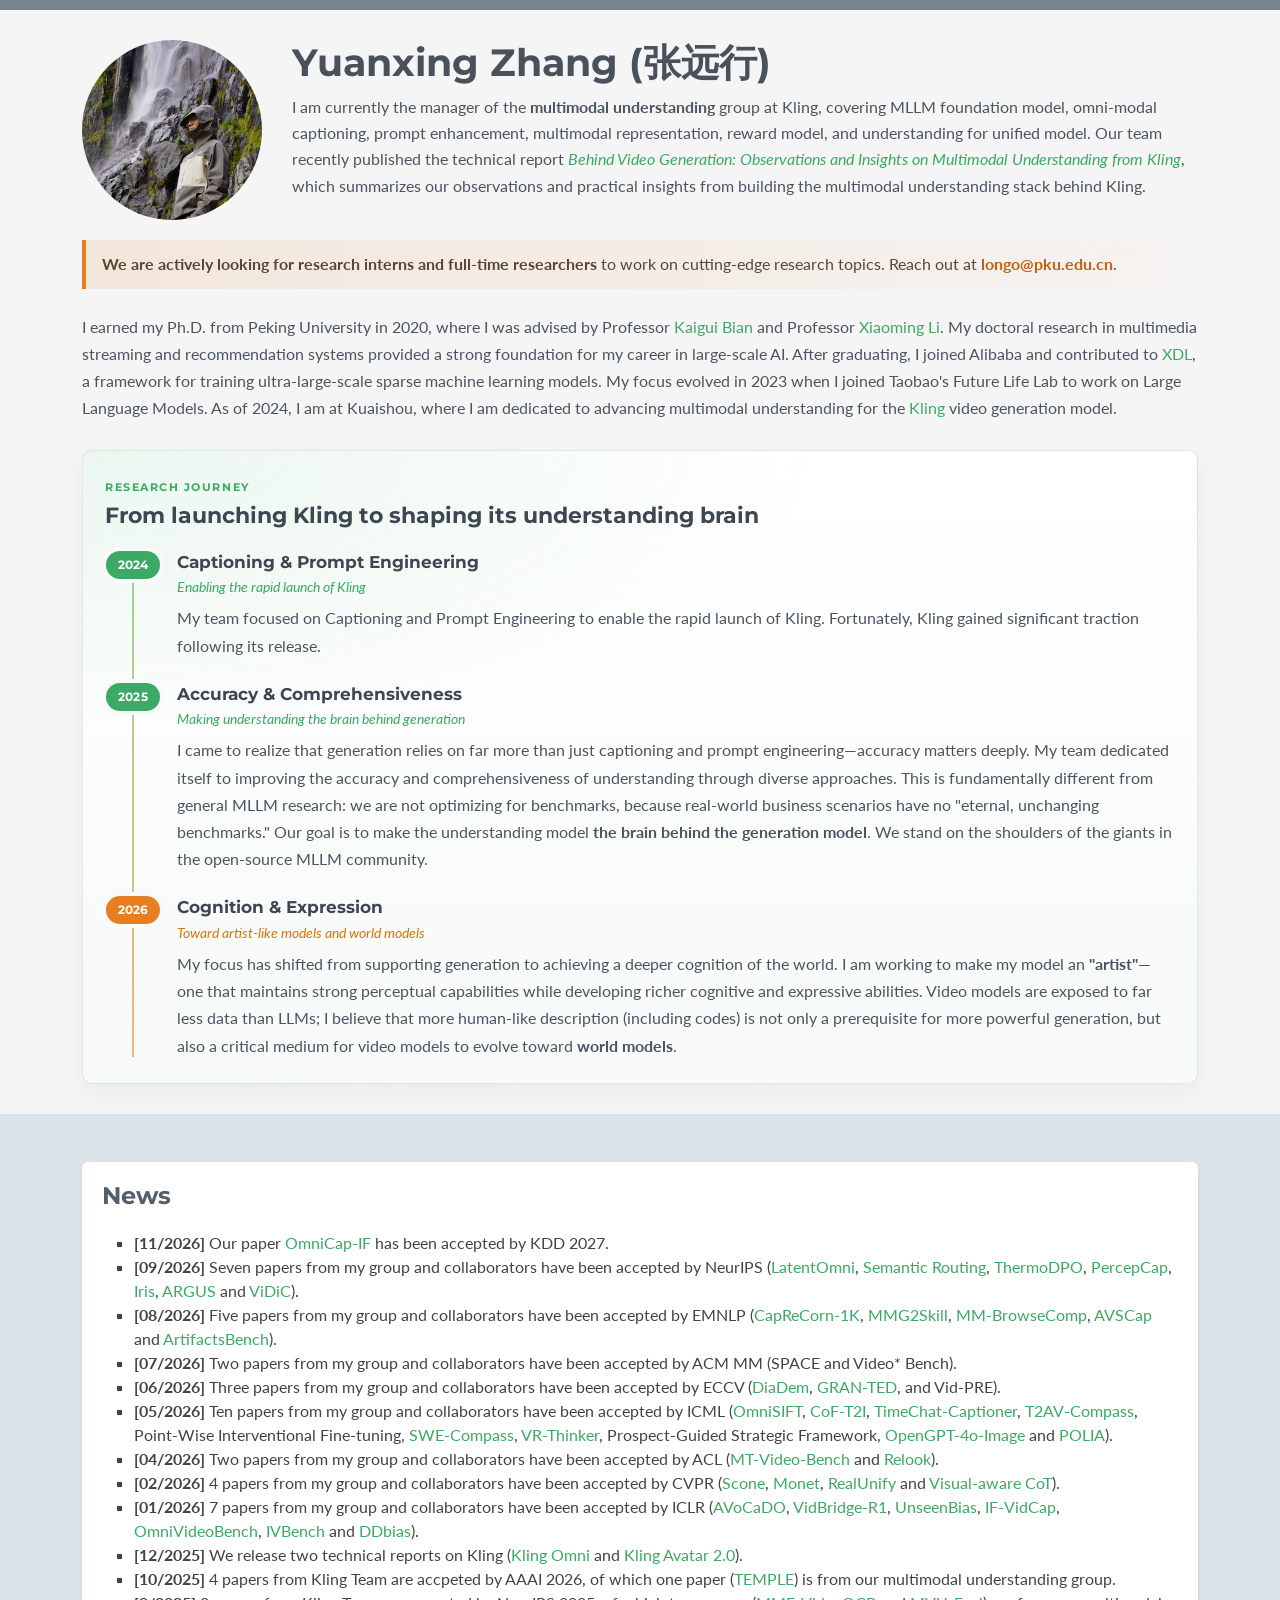
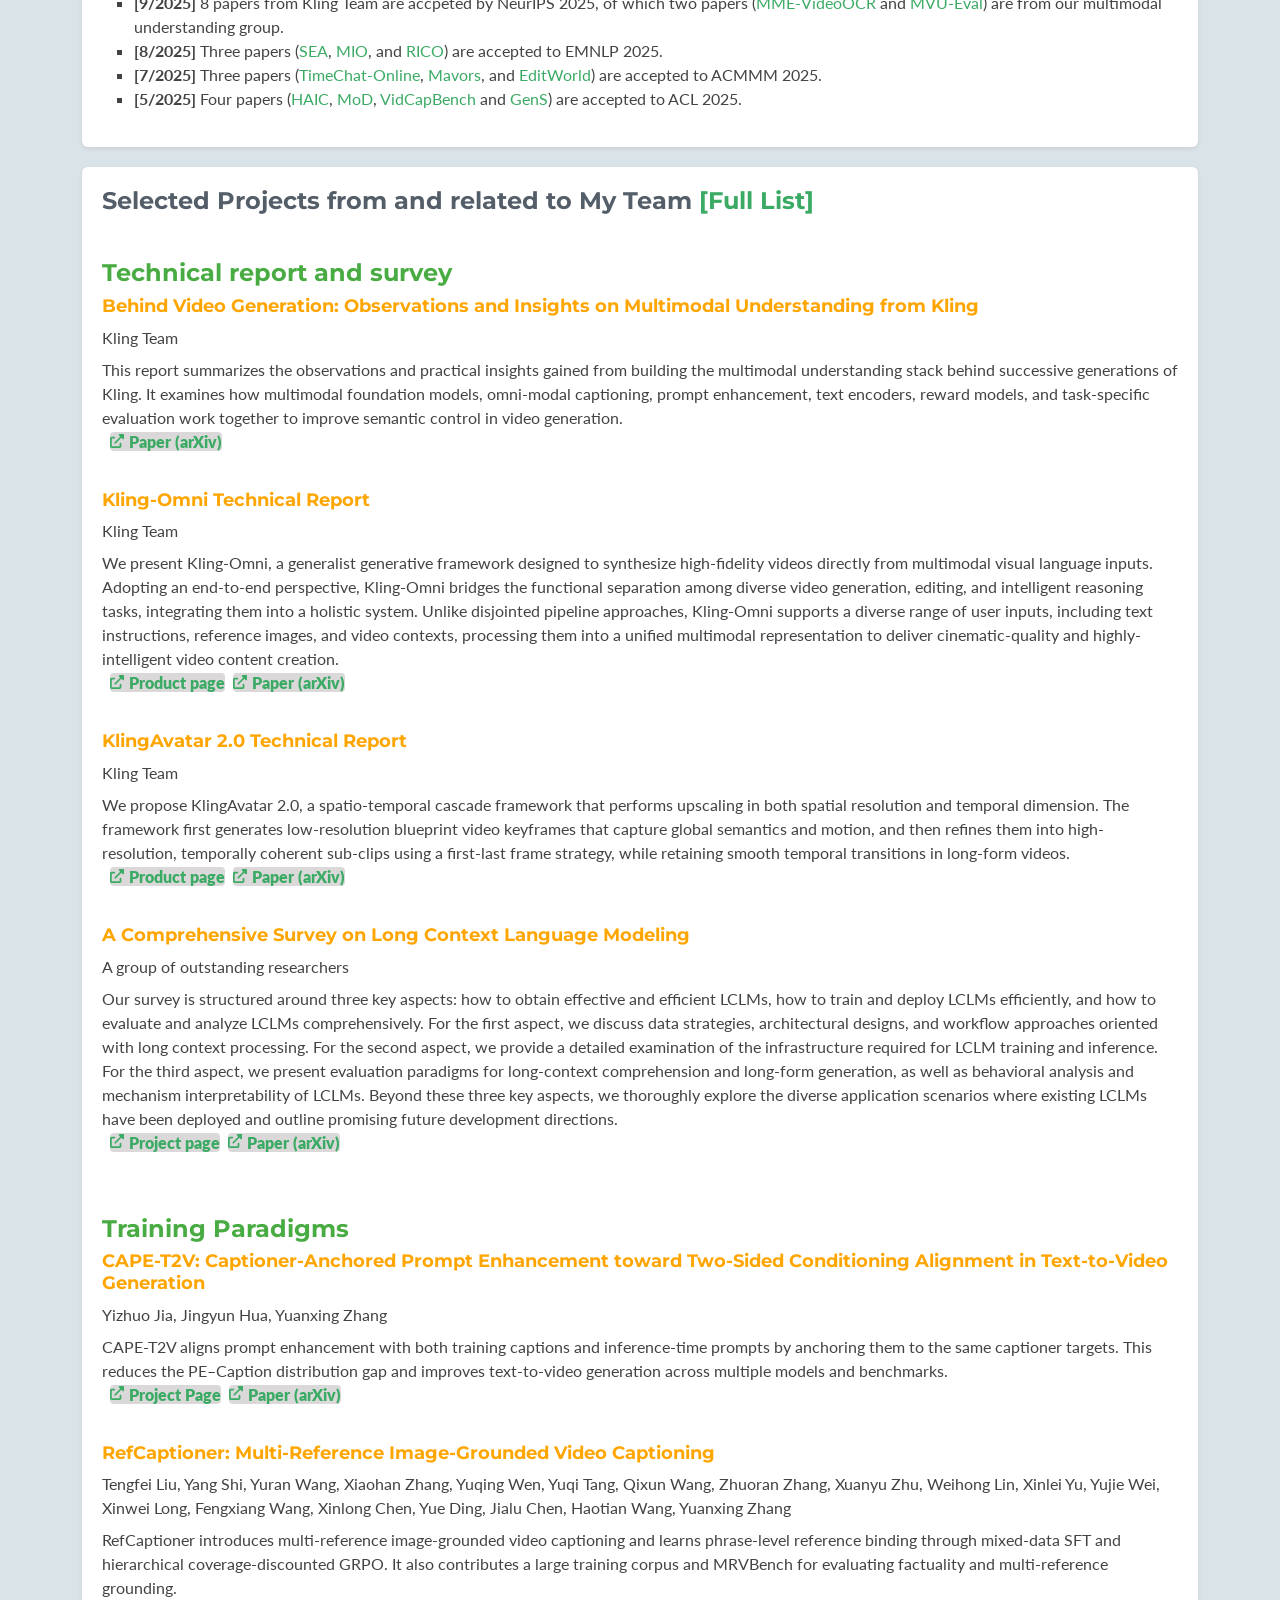
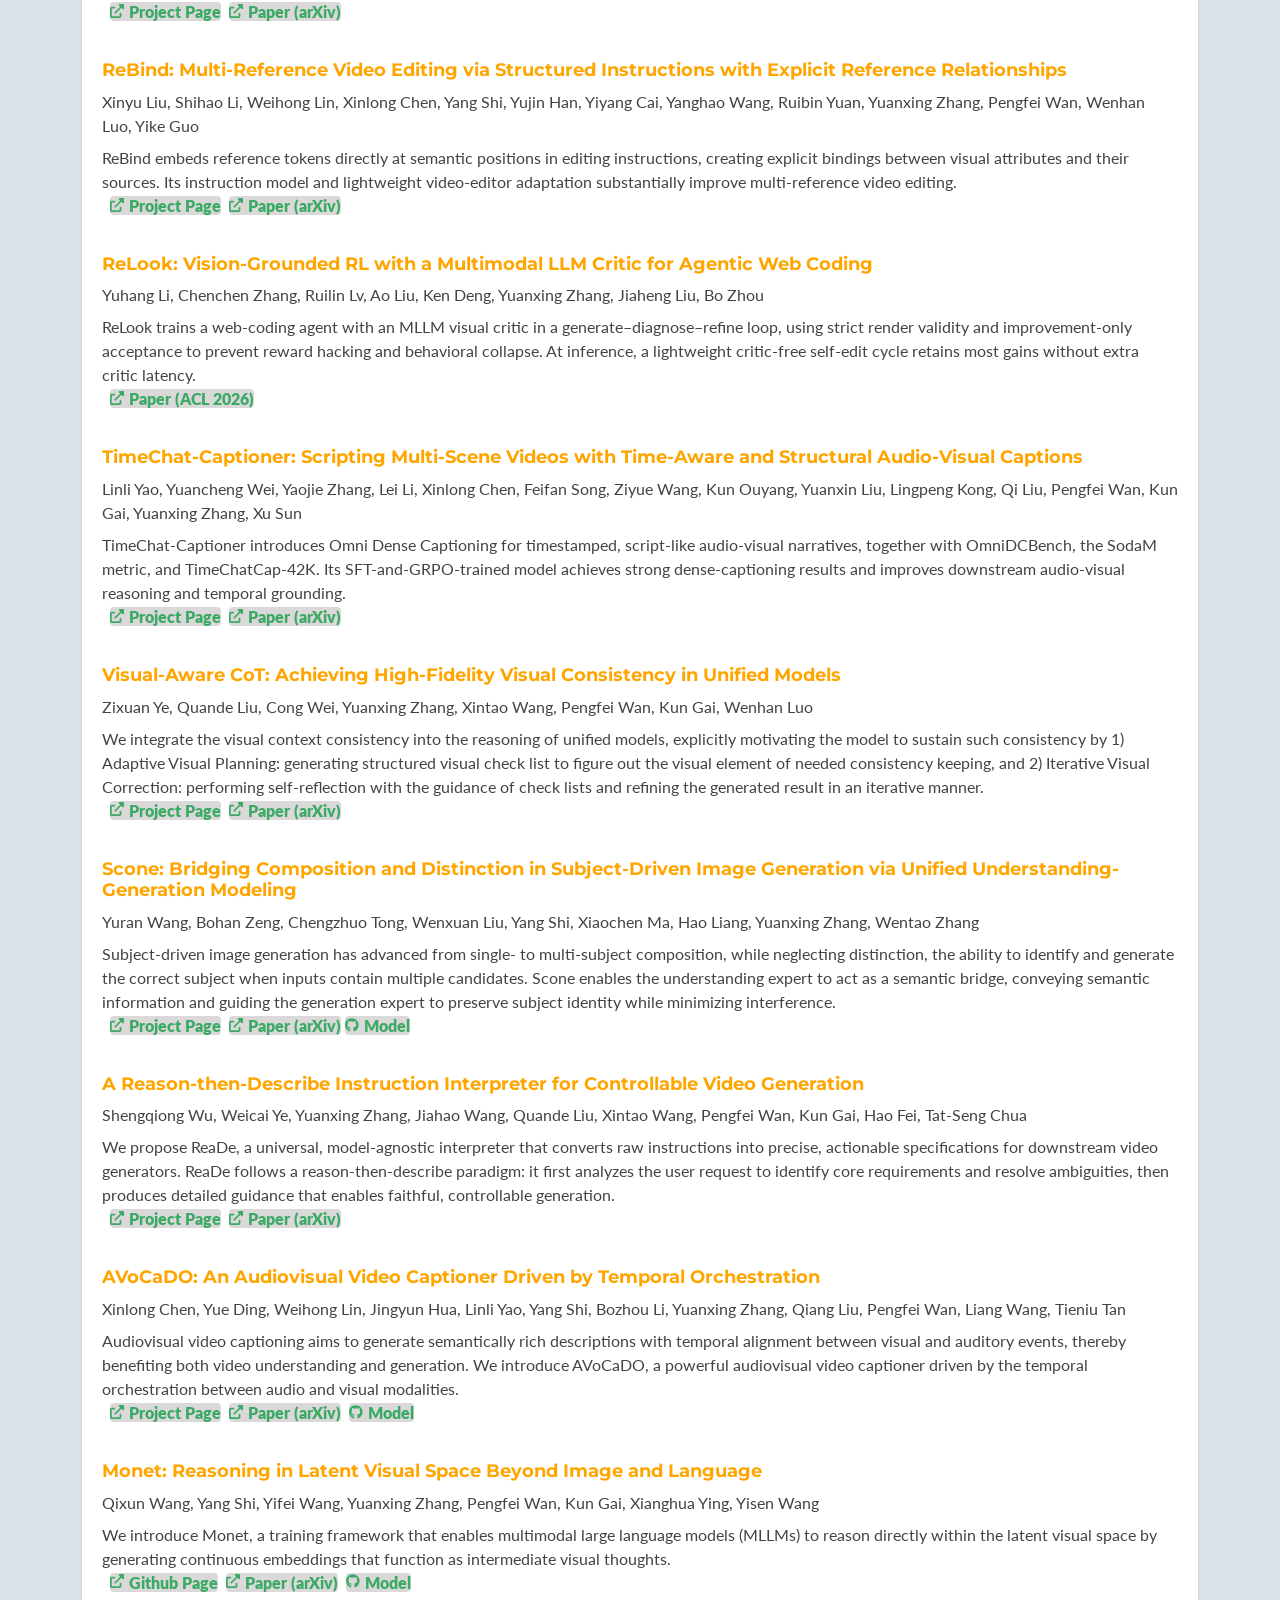
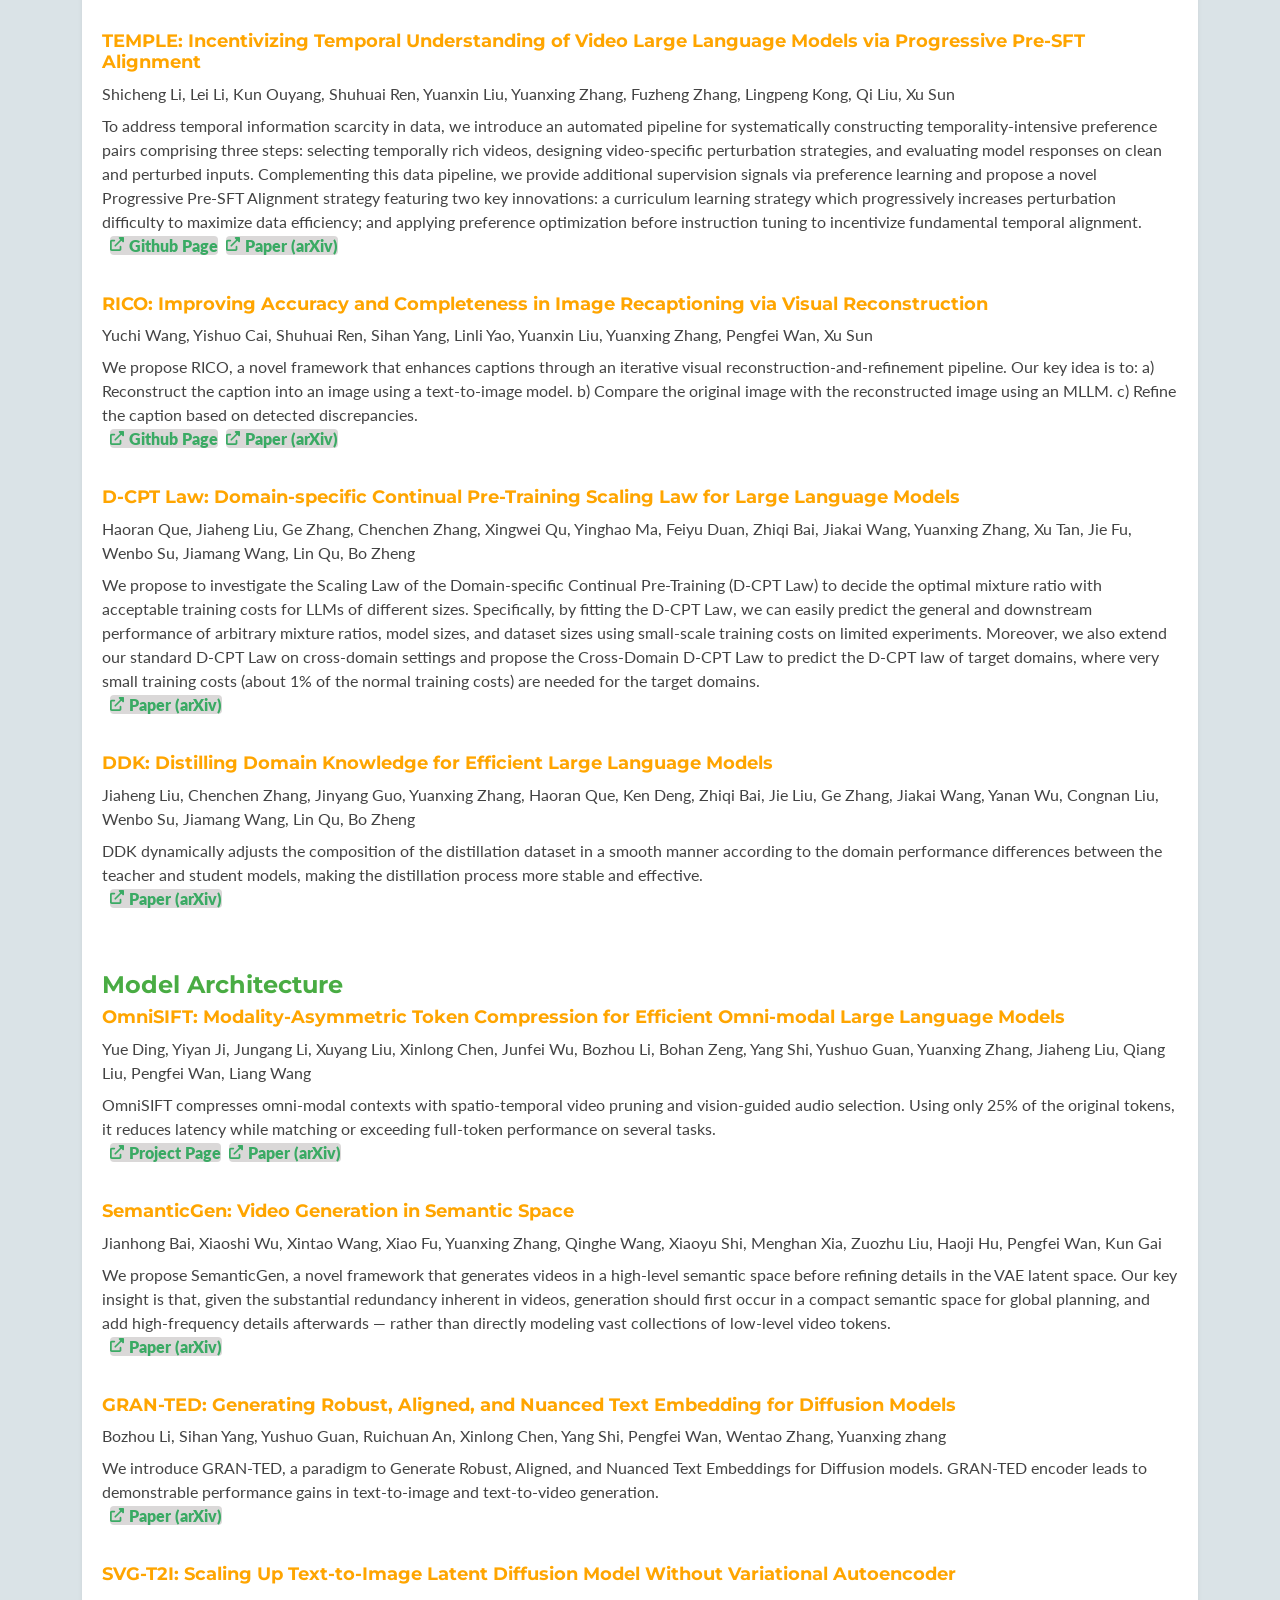
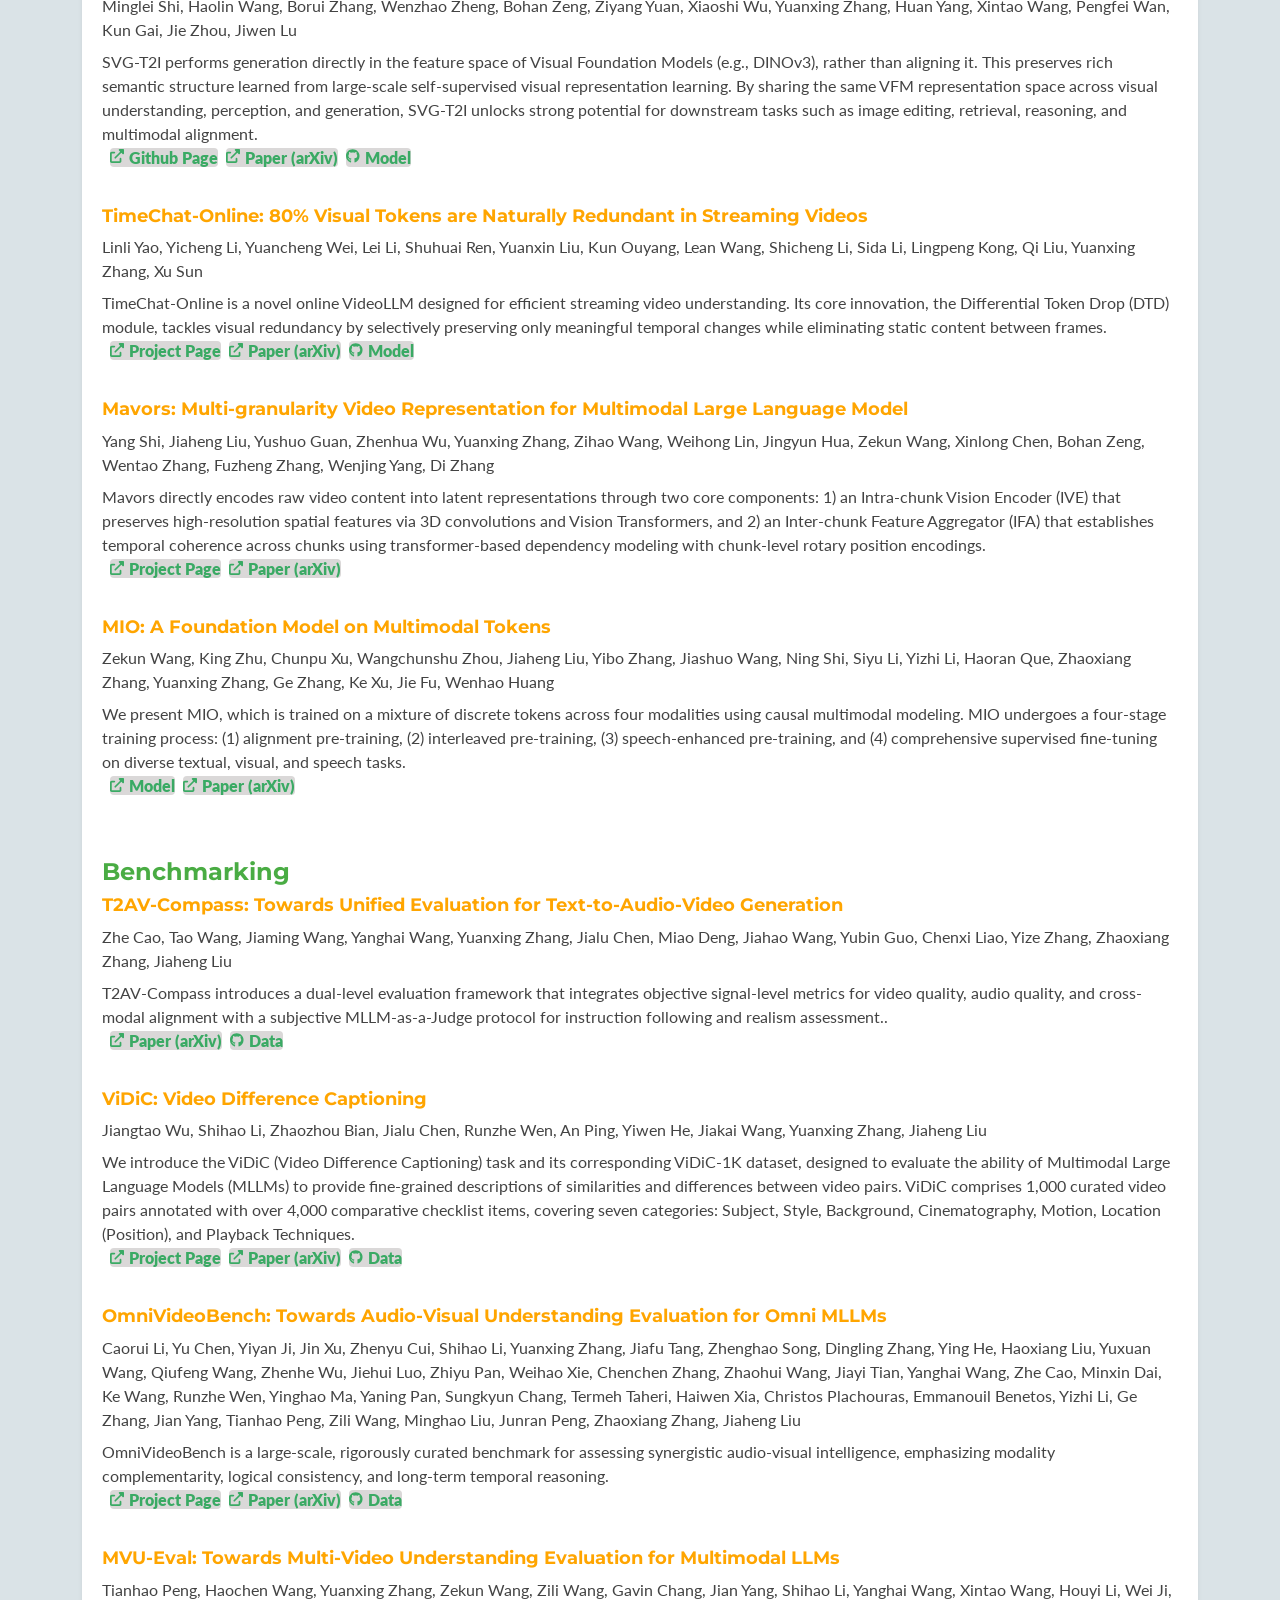
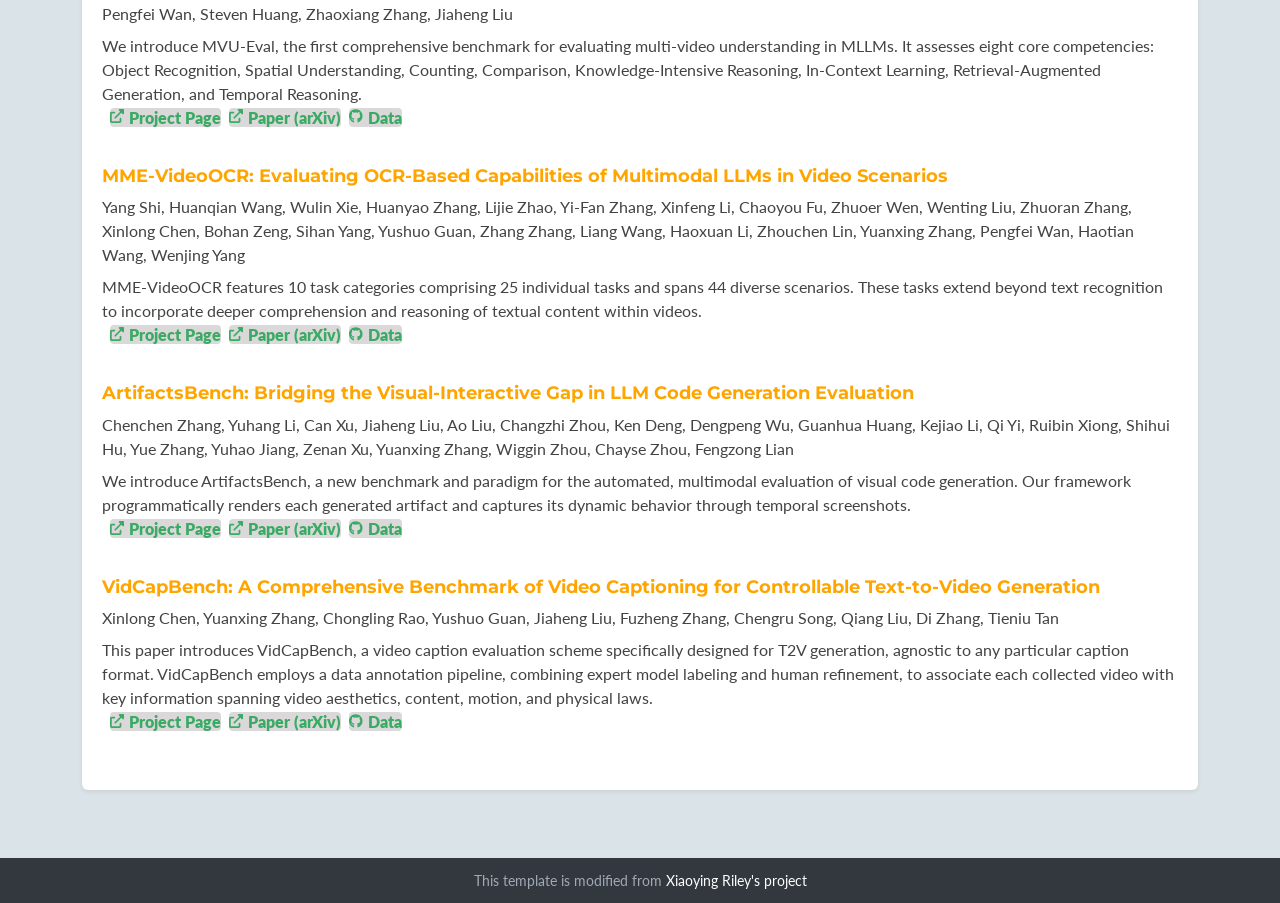
<file: index.html>
<!DOCTYPE html>
<html lang="en">

<head>
  <!-- Google tag (gtag.js) -->
  <script async src="https://www.googletagmanager.com/gtag/js?id=G-MYG8Y8V6GQ"></script>
  <script>
    window.dataLayer = window.dataLayer || [];

    function gtag() {
      dataLayer.push(arguments);
    }
    gtag("js", new Date());

    gtag("config", "G-MYG8Y8V6GQ");
  </script>
  <title>Yuanxing Zhang</title>
  <!-- Meta -->
  <meta charset="utf-8" />
  <meta http-equiv="X-UA-Compatible" content="IE=edge" />
  <meta name="viewport" content="width=device-width, initial-scale=1.0" />
  <meta name="description" content="" />
  <meta name="author" content="Xiaoying Riley at 3rd Wave Media" />

  <link href="https://fonts.googleapis.com/css?family=Lato:300,400,300italic,400italic" rel="stylesheet"
    type="text/css" />
  <link href="https://fonts.googleapis.com/css?family=Montserrat:400,700" rel="stylesheet" type="text/css" />

  <!-- FontAwesome JS -->
  <script defer src="assets/fontawesome/js/all.js"></script>

  <!-- Global CSS -->
  <link rel="stylesheet" href="assets/plugins/bootstrap/css/bootstrap.min.css" />

  <!-- github calendar css -->
  <!-- <link rel="stylesheet" href="assets/plugins/github-calendar/dist/github-calendar-responsive.css"> -->
  <!-- github activity css -->
  <!-- <link rel="stylesheet" href="https://cdnjs.cloudflare.com/ajax/libs/octicons/2.0.2/octicons.min.css"> -->
  <!-- <link rel="stylesheet" href="assets/plugins/github-activity/src/github-activity.css"> -->

  <!-- Theme CSS -->
  <link id="theme-style" rel="stylesheet" href="assets/css/styles.css" />
</head>

<body>
  <!-- ******HEADER****** -->
  <header class="header">
    <div class="container">
      <div class="row align-items-center">
        <div class="col">
          <div class="profile-top">
            <!-- <img class="profile-image img-fluid float-start rounded-circle" src="images/me2.jpg" alt="profile image" /> -->
            <img class="profile-image img-fluid rounded-circle" src="images/me2.jpg" alt="profile image"/>
            <div class="profile-content">
              <h1 class="name">Yuanxing Zhang (张远行)</h1>
              <!-- <h2 class="desc">Web App Developer</h2> -->
              <div class="content intro-blurb">
                <!-- https://github.com/KwaiVGI -->
                I am currently the manager of the <b>multimodal understanding</b> group at Kling, covering
                MLLM foundation model, omni-modal captioning, prompt enhancement, multimodal representation, reward model, and understanding for unified model.
                Our team recently published the technical report
                <a href="https://arxiv.org/abs/2611.04916" target="_blank"><i>Behind Video Generation: Observations and Insights on Multimodal Understanding from Kling</i></a>,
                which summarizes our observations and practical insights from building the multimodal understanding stack behind Kling.
              </div>
            </div>
          </div>

          <div class="hiring-banner">
            <strong>We are actively looking for research interns and full-time researchers</strong>
            to work on cutting-edge research topics. Reach out at
            <a href="mailto:longo@pku.edu.cn">longo@pku.edu.cn</a>.
          </div>

          <div class="content bio-blurb">
            <p>
              I earned my Ph.D. from Peking University in 2020, where I was advised by Professor <a href="https://kevinbkg.github.io/kg.github.io/" target="_blank">Kaigui Bian</a> and Professor <a href="https://eecs.pku.edu.cn/xxkxjsxy/info/1500/6767.htm" target="_blank">Xiaoming Li</a>. My doctoral research in multimedia streaming and recommendation systems provided a strong foundation for my career in large-scale AI. After graduating, I joined Alibaba and contributed to <a href="https://github.com/alibaba/x-deeplearning" target="_blank">XDL</a>, a framework for training ultra-large-scale sparse machine learning models. My focus evolved in 2023 when I joined Taobao's Future Life Lab to work on Large Language Models. As of 2024, I am at Kuaishou, where I am dedicated to advancing multimodal understanding for the <a href="https://app.klingai.com/global/" target="_blank">Kling</a> video generation model.
            </p>
          </div>

          <div class="journey" aria-label="Research journey highlights">
            <div class="journey-header">
              <span class="journey-label">Research Journey</span>
              <h2 class="journey-heading">From launching Kling to shaping its understanding brain</h2>
            </div>
            <ol class="journey-timeline">
              <li class="journey-item">
                <div class="journey-marker" aria-hidden="true">
                  <span class="journey-year">2024</span>
                </div>
                <div class="journey-body">
                  <h3 class="journey-title">Captioning &amp; Prompt Engineering</h3>
                  <p class="journey-theme">Enabling the rapid launch of Kling</p>
                  <p>
                    My team focused on Captioning and Prompt Engineering to enable the rapid launch of Kling. Fortunately, Kling gained significant traction following its release.
                  </p>
                </div>
              </li>
              <li class="journey-item">
                <div class="journey-marker" aria-hidden="true">
                  <span class="journey-year">2025</span>
                </div>
                <div class="journey-body">
                  <h3 class="journey-title">Accuracy &amp; Comprehensiveness</h3>
                  <p class="journey-theme">Making understanding the brain behind generation</p>
                  <p>
                    I came to realize that generation relies on far more than just captioning and prompt engineering—accuracy matters deeply. My team dedicated itself to improving the accuracy and comprehensiveness of understanding through diverse approaches. This is fundamentally different from general MLLM research: we are not optimizing for benchmarks, because real-world business scenarios have no "eternal, unchanging benchmarks." Our goal is to make the understanding model <strong>the brain behind the generation model</strong>. We stand on the shoulders of the giants in the open-source MLLM community.
                  </p>
                </div>
              </li>
              <li class="journey-item journey-item--current">
                <div class="journey-marker" aria-hidden="true">
                  <span class="journey-year">2026</span>
                </div>
                <div class="journey-body">
                  <h3 class="journey-title">Cognition &amp; Expression</h3>
                  <p class="journey-theme">Toward artist-like models and world models</p>
                  <p>
                    My focus has shifted from supporting generation to achieving a deeper cognition of the world. I am working to make my model an <strong>"artist"</strong>—one that maintains strong perceptual capabilities while developing richer cognitive and expressive abilities. Video models are exposed to far less data than LLMs; I believe that more human-like description (including codes) is not only a prerequisite for more powerful generation, but also a critical medium for video models to evolve toward <strong>world models</strong>.
                  </p>
                </div>
              </li>
            </ol>
          </div>
          <!--//profile-->
        </div>
        <!--//col-->
      </div>
      <!--//row-->
    </div>
    <!--//container-->
  </header>
  <!--//header-->

  <div class="container sections-wrapper py-5">
    <div class="row">
      <div class="primary">
        <!-- <section class="about section">
                    <div class="section-inner shadow-sm rounded">
                        <div class="content">
                            <p align="left">
                            I am currently immersed in the exhilarating field of <font color="orange"><b>generative AI</b></font>, which has been an exciting journey.<br>

                            <font color="orange"><b>● 2D (Image/Video) Generation</b></font>
                            <ul>
                                <li><b>Controllable Image Generation</b>: T2I-Adapter, PhotoMaker, CustomNet, MasaCtrl, DragonDiffusion, SmartEdit</li>
                                <li><b>Controllable Video Generation</b>: MotionCtrl, Tune-A-Video</li>
                                <li><b>Video Foundation Models </b>: VideoCrafter Sereries (VideoCrafter1, DynamiCrafter, EvalCrafter, StyleCrafter, etc).</li>
                            </ul>
                            <font color="orange"><b>● 3D Generation</b></font>
                            <ul>
                                <li>Dream3D, GET3D——</li>
                            </ul>
                            ● Previously, I worked on <b><font color="orange">Restoration</b></font>
                            <ul>
                                <li><b>General Image  Restoration</b>: Real-ESRGAN, ESRGAN</li>
                                <li><b>Face Restoration</b>: GFPGAN, VQFR, GLEAN</li>
                                <li><b>Video Restoration </b>: EDVR, BasicVSR</li>
                                <li><b>Training Frameworks and others </b>: BasicSR, SFTGAN</li>
                            </ul>
                        </div>
                    </div>
                </section> -->
        <!--=====================================================  News  ====================================================-->
        <section class="projects section">
          <div class="section-inner shadow-sm rounded">
            <h2 class="heading">News</h2>
            <div class="item-content">
              <ul class="resume-list" style="list-style: outside; list-style-type: square">
                <li>
                  <b>[11/2026]</b> Our paper <a href="https://arxiv.org/abs/2606.08572" target="_blank">OmniCap-IF</a> has been accepted by KDD 2027.
                </li>
                <li>
                  <b>[09/2026]</b> Seven papers from my group and collaborators have been accepted by NeurIPS (<a href="https://arxiv.org/abs/2605.22012" target="_blank">LatentOmni</a>, <a href="https://arxiv.org/abs/2602.03510" target="_blank">Semantic Routing</a>, <a href="https://arxiv.org/abs/2608.20011" target="_blank">ThermoDPO</a>, <a href="https://arxiv.org/abs/2607.20389" target="_blank">PercepCap</a>, <a href="https://neurips.cc/virtual/2026/loc/sydney/poster/149127" target="_blank">Iris</a>, <a href="https://arxiv.org/abs/2606.11670" target="_blank">ARGUS</a> and <a href="https://arxiv.org/abs/2512.03405" target="_blank">ViDiC</a>).
                </li>
                <li>
                  <b>[08/2026]</b> Five papers from my group and collaborators have been accepted by EMNLP (<a href="https://arxiv.org/abs/2606.21949" target="_blank">CapReCorn-1K</a>, <a href="https://arxiv.org/abs/2606.01993" target="_blank">MMG2Skill</a>, <a href="https://arxiv.org/abs/2508.13186" target="_blank">MM-BrowseComp</a>, <a href="https://arxiv.org/abs/2607.12820" target="_blank">AVSCap</a> and <a href="https://arxiv.org/abs/2507.04952" target="_blank">ArtifactsBench</a>).
                </li>
                <li>
                  <b>[07/2026]</b> Two papers from my group and collaborators have been accepted by ACM MM (SPACE and Video* Bench).
                </li>
                <li>
                  <b>[06/2026]</b> Three papers from my group and collaborators have been accepted by ECCV (<a href="https://arxiv.org/abs/2601.19267" target="_blank">DiaDem</a>, <a href="https://arxiv.org/abs/2512.15560" target="_blank">GRAN-TED</a>, and Vid-PRE).
                </li>
                <li>
                  <b>[05/2026]</b> Ten papers from my group and collaborators have been accepted by ICML (<a href="https://arxiv.org/abs/2602.04804" target="_blank">OmniSIFT</a>, <a href="https://arxiv.org/abs/2601.10061" target="_blank">CoF-T2I</a>, <a href="https://arxiv.org/abs/2602.08711" target="_blank">TimeChat-Captioner</a>, <a href="https://arxiv.org/abs/2512.21094" target="_blank">T2AV-Compass</a>, Point-Wise Interventional Fine-tuning, <a href="https://arxiv.org/abs/2511.05459" target="_blank">SWE-Compass</a>, <a href="https://arxiv.org/abs/2510.10518" target="_blank">VR-Thinker</a>, Prospect-Guided Strategic Framework, <a href="https://arxiv.org/abs/2509.24900" target="_blank">OpenGPT-4o-Image</a> and <a href="https://icml.cc/virtual/2026/poster/66069" target="_blank">POLIA</a>).
                </li>
                <li>
                  <b>[04/2026]</b> Two papers from my group and collaborators have been accepted by ACL (<a href="https://arxiv.org/abs/2510.17722" target="_blank">MT-Video-Bench</a> and <a href="https://arxiv.org/abs/2510.11498" target="_blank">Relook</a>).
                </li>
                <li>
                  <b>[02/2026]</b> 4 papers from my group and collaborators have been accepted by CVPR (<a href="https://arxiv.org/abs/2512.12675" target="_blank">Scone</a>, <a href="https://arxiv.org/abs/2511.21395" target="_blank">Monet</a>, <a href="https://arxiv.org/abs/2509.24897" target="_blank">RealUnify</a> and <a href="https://arxiv.org/abs/2512.19686" target="_blank">Visual-aware CoT</a>).
                </li>
                <li>
                  <b>[01/2026]</b> 7 papers from my group and collaborators have been accepted by ICLR (<a href="https://arxiv.org/abs/2510.10395" target="_blank">AVoCaDO</a>, <a href="https://arxiv.org/abs/2506.09079" target="_blank">VidBridge-R1</a>, <a href="https://arxiv.org/abs/2512.08374" target="_blank">UnseenBias</a>, <a href="https://arxiv.org/abs/2510.18726" target="_blank">IF-VidCap</a>, <a href="https://arxiv.org/abs/2510.10689" target="_blank">OmniVideoBench</a>, <a href="https://arxiv.org/abs/2504.15415" target="_blank">IVBench</a> and <a href="https://openreview.net/forum?id=guKWBA2HWf" target="_blank">DDbias</a>).
                </li>
                <li>
                  <b>[12/2025]</b> We release two technical reports on Kling (<a href="https://arxiv.org/abs/2512.16776" target="_blank">Kling Omni</a> and <a href="https://arxiv.org/abs/2512.13313" target="_blank">Kling Avatar 2.0</a>).
                </li>
                <li>
                  <b>[10/2025]</b> 4 papers from Kling Team are accpeted by AAAI 2026, of which one paper (<a href="https://arxiv.org/abs/2503.16929"
                    target="_blank">TEMPLE</a>) is from our multimodal understanding group.
                </li>
                <li>
                  <b>[9/2025]</b> 8 papers from Kling Team are accpeted by NeurIPS 2025, of which two papers (<a href="https://arxiv.org/abs/2505.21333"
                    target="_blank">MME-VideoOCR</a> and
                  <a href="https://arxiv.org/abs/2511.07250"
                    target="_blank">MVU-Eval</a>) are from our multimodal understanding group.
                </li>
                <li>
                  <b>[8/2025]</b> Three papers (<a href="https://arxiv.org/abs/2408.11813">SEA</a>, <a href="https://arxiv.org/abs/2409.17692"
                    target="_blank">MIO</a>, and
                  <a href="https://arxiv.org/abs/2505.22613"
                    target="_blank">RICO</a>) are
                  accepted to EMNLP 2025.
                </li>
                <li>
                  <b>[7/2025]</b> Three papers (<a href="https://arxiv.org/abs/2504.17343">TimeChat-Online</a>, <a href="https://arxiv.org/abs/2504.10068"
                    target="_blank">Mavors</a>, and
                  <a href="https://arxiv.org/abs/2405.14785"
                    target="_blank">EditWorld</a>) are
                  accepted to ACMMM 2025.
                </li>
                <li>
                  <b>[5/2025]</b> Four papers (<a href="https://arxiv.org/abs/2502.20811"
                    target="_blank">HAIC</a>, <a href="https://arxiv.org/abs/2505.17061"
                    target="_blank">MoD</a>, <a href="https://arxiv.org/abs/2502.12782"
                    target="_blank">VidCapBench</a> and
                  <a href="https://arxiv.org/abs/2503.09146"
                    target="_blank">GenS</a>) are
                  accepted to ACL 2025.
                </li>
              </ul>
            </div>
            <!--//content-->
          </div>
          <!--//section-inner-->
        </section>
        <!--//section-->

        <!--//cards-section-->

        <!--=====================================================  Publications  ====================================================-->
        <section class="latest section">
          <div class="section-inner shadow-sm rounded">
            <h2 class="heading">
              Selected Projects from and related to My Team
              <a href="https://scholar.google.com/citations?user=COdftTMAAAAJ" target="_blank">[Full List]</a>
            </h2>
            <div class="content">
              <br />
              <h4 class="title">
                <font color="#49ac43">Technical report and survey</font>
              </h4>
              <!------------------------------------------ Multimodal Understanding behind Kling ----------------------------------->
              <div class="item row">
                <div class="desc">
                  <h3 class="title">
                    <a href="https://arxiv.org/abs/2611.04916" target="_blank">
                      <font color="orange">Behind Video Generation: Observations and Insights on Multimodal Understanding from Kling</font>
                    </a>
                  </h3>
                  <p class="mb-2">
                    Kling Team
                  </p>
                  <p>
                    This report summarizes the observations and practical insights gained from building the multimodal understanding stack behind successive generations of Kling. It examines how multimodal foundation models, omni-modal captioning, prompt enhancement, text encoders, reward models, and task-specific evaluation work together to improve semantic control in video generation.</br>
                    &nbsp;
                    <a class="more-link" href="https://arxiv.org/abs/2611.04916" target="_blank"><i
                        class="fas fa-external-link-alt"></i>Paper
                      (arXiv)</a>
                  </p>
                </div>
              </div>
              <!------------------------------------------ KlingOmni ----------------------------------->
              <div class="item row">
                <div class="desc">
                  <h3 class="title">
                    <a href="https://arxiv.org/abs/2512.16776" target="_blank">
                      <font color="orange">Kling-Omni Technical Report</font>
                    </a>
                  </h3>
                  <p class="mb-2">
                    Kling Team
                  </p>
                  <p>
                    We present Kling-Omni, a generalist generative framework designed to synthesize high-fidelity videos directly from multimodal visual language inputs. Adopting an end-to-end perspective, Kling-Omni bridges the functional separation among diverse video generation, editing, and intelligent reasoning tasks, integrating them into a holistic system. Unlike disjointed pipeline approaches, Kling-Omni supports a diverse range of user inputs, including text instructions, reference images, and video contexts, processing them into a unified multimodal representation to deliver cinematic-quality and highly-intelligent video content creation.</br>
                    &nbsp;
                    <a class="more-link" href="https://app.klingai.com/global/omni/new" target="_blank"><i
                        class="fas fa-external-link-alt"></i>Product page</a>&nbsp;
                    <a class="more-link" href="https://arxiv.org/abs/2512.16776" target="_blank"><i
                        class="fas fa-external-link-alt"></i>Paper
                      (arXiv)</a>
                  </p>
                </div>
              </div>
              <!------------------------------------------ KlingAvatar2.0 ----------------------------------->
              <div class="item row">
                <div class="desc">
                  <h3 class="title">
                    <a href="https://arxiv.org/abs/2512.13313" target="_blank">
                      <font color="orange">KlingAvatar 2.0 Technical Report</font>
                    </a>
                  </h3>
                  <p class="mb-2">
                    Kling Team
                  </p>
                  <p>
                    We propose KlingAvatar 2.0, a spatio-temporal cascade framework that performs upscaling in both spatial resolution and temporal dimension. The framework first generates low-resolution blueprint video keyframes that capture global semantics and motion, and then refines them into high-resolution, temporally coherent sub-clips using a first-last frame strategy, while retaining smooth temporal transitions in long-form videos.</br>
                    &nbsp;
                    <a class="more-link" href="https://app.klingai.com/global/ai-human/image/new" target="_blank"><i
                        class="fas fa-external-link-alt"></i>Product page</a>&nbsp;
                    <a class="more-link" href="https://arxiv.org/abs/2512.13313" target="_blank"><i
                        class="fas fa-external-link-alt"></i>Paper
                      (arXiv)</a>
                  </p>
                </div>
              </div>
              <!------------------------------------- Long-context LLM Survey -------------------------------->
              <div class="item row">
                <div class="desc">
                  <h3 class="title">
                    <a href="https://arxiv.org/abs/2503.17407" target="_blank">
                      <font color="orange">A Comprehensive Survey on Long Context Language Modeling</font>
                    </a>
                  </h3>
                  <p class="mb-2">
                    A group of outstanding researchers
                  </p>
                  <p>
                    Our survey is structured around three key aspects: how to obtain effective and efficient LCLMs, how to train and deploy LCLMs efficiently, and how to evaluate and analyze LCLMs comprehensively. For the first aspect, we discuss data strategies, architectural designs, and workflow approaches oriented with long context processing. For the second aspect, we provide a detailed examination of the infrastructure required for LCLM training and inference. For the third aspect, we present evaluation paradigms for long-context comprehension and long-form generation, as well as behavioral analysis and mechanism interpretability of LCLMs. Beyond these three key aspects, we thoroughly explore the diverse application scenarios where existing LCLMs have been deployed and outline promising future development directions.</br>
                    &nbsp;
                    <a class="more-link" href="https://github.com/LCLM-Horizon/A-Comprehensive-Survey-For-Long-Context-Language-Modeling" target="_blank"><i
                        class="fas fa-external-link-alt"></i>Project page</a>&nbsp;
                    <a class="more-link" href="https://arxiv.org/abs/2503.17407" target="_blank"><i
                        class="fas fa-external-link-alt"></i>Paper
                      (arXiv)</a>
                  </p>
                </div>
              </div>
              <br />
              <h4 class="title">
                <font color="#49ac43">Training Paradigms</font>
              </h4>
              <!------------------------------------------ CAPE-T2V ----------------------------------->
              <div class="item row">
                <div class="desc">
                  <h3 class="title">
                    <a href="https://arxiv.org/abs/2608.03046" target="_blank">
                      <font color="orange">CAPE-T2V: Captioner-Anchored Prompt Enhancement toward Two-Sided Conditioning Alignment in Text-to-Video Generation</font>
                    </a>
                  </h3>
                  <p class="mb-2">
                    Yizhuo Jia, Jingyun Hua, Yuanxing Zhang
                  </p>
                  <p>
                    CAPE-T2V aligns prompt enhancement with both training captions and inference-time prompts by anchoring them to the same captioner targets. This reduces the PE–Caption distribution gap and improves text-to-video generation across multiple models and benchmarks.</br>
                    &nbsp;
                    <a class="more-link" href="https://github.com/yizzz927/CAPE-T2V" target="_blank"><i
                        class="fas fa-external-link-alt"></i>Project Page</a>&nbsp;
                    <a class="more-link" href="https://arxiv.org/abs/2608.03046" target="_blank"><i
                        class="fas fa-external-link-alt"></i>Paper
                      (arXiv)</a>
                  </p>
                </div>
              </div>
              <!------------------------------------------ RefCaptioner ----------------------------------->
              <div class="item row">
                <div class="desc">
                  <h3 class="title">
                    <a href="https://arxiv.org/abs/2607.28509" target="_blank">
                      <font color="orange">RefCaptioner: Multi-Reference Image-Grounded Video Captioning</font>
                    </a>
                  </h3>
                  <p class="mb-2">
                    Tengfei Liu, Yang Shi, Yuran Wang, Xiaohan Zhang, Yuqing Wen, Yuqi Tang, Qixun Wang, Zhuoran Zhang, Xuanyu Zhu, Weihong Lin, Xinlei Yu, Yujie Wei, Xinwei Long, Fengxiang Wang, Xinlong Chen, Yue Ding, Jialu Chen, Haotian Wang, Yuanxing Zhang
                  </p>
                  <p>
                    RefCaptioner introduces multi-reference image-grounded video captioning and learns phrase-level reference binding through mixed-data SFT and hierarchical coverage-discounted GRPO. It also contributes a large training corpus and MRVBench for evaluating factuality and multi-reference grounding.</br>
                    &nbsp;
                    <a class="more-link" href="https://github.com/pkucs-Ltf/RefCaptioner" target="_blank"><i
                        class="fas fa-external-link-alt"></i>Project Page</a>&nbsp;
                    <a class="more-link" href="https://arxiv.org/abs/2607.28509" target="_blank"><i
                        class="fas fa-external-link-alt"></i>Paper
                      (arXiv)</a>
                  </p>
                </div>
              </div>
              <!------------------------------------------ ReBind ----------------------------------->
              <div class="item row">
                <div class="desc">
                  <h3 class="title">
                    <a href="https://arxiv.org/abs/2607.14681" target="_blank">
                      <font color="orange">ReBind: Multi-Reference Video Editing via Structured Instructions with Explicit Reference Relationships</font>
                    </a>
                  </h3>
                  <p class="mb-2">
                    Xinyu Liu, Shihao Li, Weihong Lin, Xinlong Chen, Yang Shi, Yujin Han, Yiyang Cai, Yanghao Wang, Ruibin Yuan, Yuanxing Zhang, Pengfei Wan, Wenhan Luo, Yike Guo
                  </p>
                  <p>
                    ReBind embeds reference tokens directly at semantic positions in editing instructions, creating explicit bindings between visual attributes and their sources. Its instruction model and lightweight video-editor adaptation substantially improve multi-reference video editing.</br>
                    &nbsp;
                    <a class="more-link" href="https://rebind-mrv2v.github.io/" target="_blank"><i
                        class="fas fa-external-link-alt"></i>Project Page</a>&nbsp;
                    <a class="more-link" href="https://arxiv.org/abs/2607.14681" target="_blank"><i
                        class="fas fa-external-link-alt"></i>Paper
                      (arXiv)</a>
                  </p>
                </div>
              </div>
              <!------------------------------------------ ReLook ----------------------------------->
              <div class="item row">
                <div class="desc">
                  <h3 class="title">
                    <a href="https://aclanthology.org/2026.acl-long.1167/" target="_blank">
                      <font color="orange">ReLook: Vision-Grounded RL with a Multimodal LLM Critic for Agentic Web Coding</font>
                    </a>
                  </h3>
                  <p class="mb-2">
                    Yuhang Li, Chenchen Zhang, Ruilin Lv, Ao Liu, Ken Deng, Yuanxing Zhang, Jiaheng Liu, Bo Zhou
                  </p>
                  <p>
                    ReLook trains a web-coding agent with an MLLM visual critic in a generate–diagnose–refine loop, using strict render validity and improvement-only acceptance to prevent reward hacking and behavioral collapse. At inference, a lightweight critic-free self-edit cycle retains most gains without extra critic latency.</br>
                    &nbsp;
                    <a class="more-link" href="https://aclanthology.org/2026.acl-long.1167/" target="_blank"><i
                        class="fas fa-external-link-alt"></i>Paper
                      (ACL 2026)</a>
                  </p>
                </div>
              </div>
              <!------------------------------------------ TimeChat-Captioner ----------------------------------->
              <div class="item row">
                <div class="desc">
                  <h3 class="title">
                    <a href="https://arxiv.org/abs/2602.08711" target="_blank">
                      <font color="orange">TimeChat-Captioner: Scripting Multi-Scene Videos with Time-Aware and Structural Audio-Visual Captions</font>
                    </a>
                  </h3>
                  <p class="mb-2">
                    Linli Yao, Yuancheng Wei, Yaojie Zhang, Lei Li, Xinlong Chen, Feifan Song, Ziyue Wang, Kun Ouyang, Yuanxin Liu, Lingpeng Kong, Qi Liu, Pengfei Wan, Kun Gai, Yuanxing Zhang, Xu Sun
                  </p>
                  <p>
                    TimeChat-Captioner introduces Omni Dense Captioning for timestamped, script-like audio-visual narratives, together with OmniDCBench, the SodaM metric, and TimeChatCap-42K. Its SFT-and-GRPO-trained model achieves strong dense-captioning results and improves downstream audio-visual reasoning and temporal grounding.</br>
                    &nbsp;
                    <a class="more-link" href="https://github.com/yaolinli/TimeChat-Captioner" target="_blank"><i
                        class="fas fa-external-link-alt"></i>Project Page</a>&nbsp;
                    <a class="more-link" href="https://arxiv.org/abs/2602.08711" target="_blank"><i
                        class="fas fa-external-link-alt"></i>Paper
                      (arXiv)</a>
                  </p>
                </div>
              </div>
              <!------------------------------------------ VisualawareCoT ----------------------------------->
              <div class="item row">
                <div class="desc">
                  <h3 class="title">
                    <a href="https://arxiv.org/abs/2512.19686" target="_blank">
                      <font color="orange">Visual-Aware CoT: Achieving High-Fidelity Visual Consistency in Unified Models</font>
                    </a>
                  </h3>
                  <p class="mb-2">
                    Zixuan Ye, Quande Liu, Cong Wei, Yuanxing Zhang, Xintao Wang, Pengfei Wan, Kun Gai, Wenhan Luo
                  </p>
                  <p>
                    We integrate the visual context consistency into the reasoning of unified models, explicitly motivating the model to sustain such consistency by 1) Adaptive Visual Planning: generating structured visual check list to figure out the visual element of needed consistency keeping, and 2) Iterative Visual Correction: performing self-reflection with the guidance of check lists and refining the generated result in an iterative manner.</br>
                    &nbsp;
                    <a class="more-link" href="https://zixuan-ye.github.io/VACoT/" target="_blank"><i
                        class="fas fa-external-link-alt"></i>Project Page</a>&nbsp;
                    <a class="more-link" href="https://arxiv.org/abs/2512.19686" target="_blank"><i
                        class="fas fa-external-link-alt"></i>Paper
                      (arXiv)</a>
                  </p>
                </div>
              </div>
              <!------------------------------------------ Scone ----------------------------------->
              <div class="item row">
                <div class="desc">
                  <h3 class="title">
                    <a href="https://arxiv.org/abs/2512.12675" target="_blank">
                      <font color="orange">Scone: Bridging Composition and Distinction in Subject-Driven Image Generation via Unified Understanding-Generation Modeling</font>
                    </a>
                  </h3>
                  <p class="mb-2">
                    Yuran Wang, Bohan Zeng, Chengzhuo Tong, Wenxuan Liu, Yang Shi, Xiaochen Ma, Hao Liang, Yuanxing Zhang, Wentao Zhang
                  </p>
                  <p>
                    Subject-driven image generation has advanced from single- to multi-subject composition, while neglecting distinction, the ability to identify and generate the correct subject when inputs contain multiple candidates. Scone enables the understanding expert to act as a semantic bridge, conveying semantic information and guiding the generation expert to preserve subject identity while minimizing interference.</br>
                    &nbsp;
                    <a class="more-link" href="https://github.com/Ryann-Ran/Scone" target="_blank"><i
                        class="fas fa-external-link-alt"></i>Project Page</a>&nbsp;
                    <a class="more-link" href="https://arxiv.org/abs/2512.12675" target="_blank"><i
                        class="fas fa-external-link-alt"></i>Paper
                      (arXiv)</a>
                    <a class="more-link" href="https://huggingface.co/Ryann829/Scone" target="_blank"><i
                        class="fab fa-github"></i>Model</a>
                  </p>
                </div>
              </div>
              <!------------------------------------------ ReaDe ----------------------------------->
              <div class="item row">
                <div class="desc">
                  <h3 class="title">
                    <a href="https://arxiv.org/abs/2511.20563" target="_blank">
                      <font color="orange">A Reason-then-Describe Instruction Interpreter for Controllable Video Generation</font>
                    </a>
                  </h3>
                  <p class="mb-2">
                    Shengqiong Wu, Weicai Ye, Yuanxing Zhang, Jiahao Wang, Quande Liu, Xintao Wang, Pengfei Wan, Kun Gai, Hao Fei, Tat-Seng Chua
                  </p>
                  <p>
                    We propose ReaDe, a universal, model-agnostic interpreter that converts raw instructions into precise, actionable specifications for downstream video generators. ReaDe follows a reason-then-describe paradigm: it first analyzes the user request to identify core requirements and resolve ambiguities, then produces detailed guidance that enables faithful, controllable generation.</br>
                    &nbsp;
                    <a class="more-link" href="https://sqwu.top/ReaDe/" target="_blank"><i
                        class="fas fa-external-link-alt"></i>Project Page</a>&nbsp;
                    <a class="more-link" href="https://arxiv.org/abs/2511.20563" target="_blank"><i
                        class="fas fa-external-link-alt"></i>Paper
                      (arXiv)</a>
                  </p>
                </div>
              </div>
              <!------------------------------------------ AVoCaDO ----------------------------------->
              <div class="item row">
                <div class="desc">
                  <h3 class="title">
                    <a href="https://arxiv.org/abs/2510.10395" target="_blank">
                      <font color="orange">AVoCaDO: An Audiovisual Video Captioner Driven by Temporal Orchestration</font>
                    </a>
                  </h3>
                  <p class="mb-2">
                    Xinlong Chen, Yue Ding, Weihong Lin, Jingyun Hua, Linli Yao, Yang Shi, Bozhou Li, Yuanxing Zhang, Qiang Liu, Pengfei Wan, Liang Wang, Tieniu Tan
                  </p>
                  <p>
                    Audiovisual video captioning aims to generate semantically rich descriptions with temporal alignment between visual and auditory events, thereby benefiting both video understanding and generation. We introduce AVoCaDO, a powerful audiovisual video captioner driven by the temporal orchestration between audio and visual modalities. </br>
                    &nbsp;
                    <a class="more-link" href="https://avocado-captioner.github.io/" target="_blank"><i
                        class="fas fa-external-link-alt"></i>Project Page</a>&nbsp;
                    <a class="more-link" href="https://arxiv.org/abs/2510.10395" target="_blank"><i
                        class="fas fa-external-link-alt"></i>Paper
                      (arXiv)</a>&nbsp;
                    <a class="more-link" href="https://huggingface.co/AVoCaDO-Captioner/AVoCaDO" target="_blank"><i
                        class="fab fa-github"></i>Model</a>
                  </p>
                </div>
              </div>
               <!------------------------------------------ Monet ----------------------------------->
              <div class="item row">
                <div class="desc">
                  <h3 class="title">
                    <a href="https://arxiv.org/abs/2511.21395" target="_blank">
                      <font color="orange">Monet: Reasoning in Latent Visual Space Beyond Image and Language</font>
                    </a>
                  </h3>
                  <p class="mb-2">
                    Qixun Wang, Yang Shi, Yifei Wang, Yuanxing Zhang, Pengfei Wan, Kun Gai, Xianghua Ying, Yisen Wang
                  </p>
                  <p>
                    We introduce Monet, a training framework that enables multimodal large language models (MLLMs) to reason directly within the latent visual space by generating continuous embeddings that function as intermediate visual thoughts.</br>
                    &nbsp;
                    <a class="more-link" href="https://github.com/NOVAglow646/Monet" target="_blank"><i
                        class="fas fa-external-link-alt"></i>Github Page</a>&nbsp;
                    <a class="more-link" href="https://arxiv.org/abs/2511.21395" target="_blank"><i
                        class="fas fa-external-link-alt"></i>Paper
                      (arXiv)</a>&nbsp;
                    <a class="more-link" href="https://huggingface.co/NOVAglow646/Monet-7B" target="_blank"><i
                        class="fab fa-github"></i>Model</a>
                  </p>
                </div>
              </div>
              <!------------------------------------------ TEMPLE ----------------------------------->
              <div class="item row">
                <div class="desc">
                  <h3 class="title">
                    <a href="https://arxiv.org/abs/2503.16929" target="_blank">
                      <font color="orange">TEMPLE: Incentivizing Temporal Understanding of Video Large Language Models via Progressive Pre-SFT Alignment</font>
                    </a>
                  </h3>
                  <p class="mb-2">
                    Shicheng Li, Lei Li, Kun Ouyang, Shuhuai Ren, Yuanxin Liu, Yuanxing Zhang, Fuzheng Zhang, Lingpeng Kong, Qi Liu, Xu Sun
                  </p>
                  <p>
                    To address temporal information scarcity in data, we introduce an automated pipeline for systematically constructing temporality-intensive preference pairs comprising three steps: selecting temporally rich videos, designing video-specific perturbation strategies, and evaluating model responses on clean and perturbed inputs. Complementing this data pipeline, we provide additional supervision signals via preference learning and propose a novel Progressive Pre-SFT Alignment strategy featuring two key innovations: a curriculum learning strategy which progressively increases perturbation difficulty to maximize data efficiency; and applying preference optimization before instruction tuning to incentivize fundamental temporal alignment.</br>
                    &nbsp;
                    <a class="more-link" href="https://github.com/lscpku/TEMPLE" target="_blank"><i
                        class="fas fa-external-link-alt"></i>Github Page</a>&nbsp;
                    <a class="more-link" href="https://arxiv.org/abs/2503.16929" target="_blank"><i
                        class="fas fa-external-link-alt"></i>Paper
                      (arXiv)</a>
                  </p>
                </div>
              </div>
              <!------------------------------------------ RICO ----------------------------------->
              <div class="item row">
                <div class="desc">
                  <h3 class="title">
                    <a href="https://arxiv.org/abs/2505.22613" target="_blank">
                      <font color="orange">RICO: Improving Accuracy and Completeness in Image Recaptioning via Visual Reconstruction</font>
                    </a>
                  </h3>
                  <p class="mb-2">
                    Yuchi Wang, Yishuo Cai, Shuhuai Ren, Sihan Yang, Linli Yao, Yuanxin Liu, Yuanxing Zhang, Pengfei Wan, Xu Sun
                  </p>
                  <p>
                    We propose RICO, a novel framework that enhances captions through an iterative visual reconstruction-and-refinement pipeline. Our key idea is to: a) Reconstruct the caption into an image using a text-to-image model. b) Compare the original image with the reconstructed image using an MLLM. c) Refine the caption based on detected discrepancies.</br>
                    &nbsp;
                    <a class="more-link" href="https://github.com/wangyuchi369/RICO" target="_blank"><i
                        class="fas fa-external-link-alt"></i>Github Page</a>&nbsp;
                    <a class="more-link" href="https://arxiv.org/abs/2505.22613" target="_blank"><i
                        class="fas fa-external-link-alt"></i>Paper
                      (arXiv)</a>
                  </p>
                </div>
              </div>
              <!------------------------------------------ D-CPT scaling law ----------------------------------->
              <div class="item row">
                <div class="desc">
                  <h3 class="title">
                    <a href="https://arxiv.org/abs/2406.01375" target="_blank">
                      <font color="orange">D-CPT Law: Domain-specific Continual Pre-Training Scaling Law for Large Language Models</font>
                    </a>
                  </h3>
                  <p class="mb-2">
                    Haoran Que, Jiaheng Liu, Ge Zhang, Chenchen Zhang, Xingwei Qu, Yinghao Ma, Feiyu Duan, Zhiqi Bai, Jiakai Wang, Yuanxing Zhang, Xu Tan, Jie Fu, Wenbo Su, Jiamang Wang, Lin Qu, Bo Zheng
                  </p>
                  <p>
                    We propose to investigate the Scaling Law of the Domain-specific Continual Pre-Training (D-CPT Law) to decide the optimal mixture ratio with acceptable training costs for LLMs of different sizes. Specifically, by fitting the D-CPT Law, we can easily predict the general and downstream performance of arbitrary mixture ratios, model sizes, and dataset sizes using small-scale training costs on limited experiments. Moreover, we also extend our standard D-CPT Law on cross-domain settings and propose the Cross-Domain D-CPT Law to predict the D-CPT law of target domains, where very small training costs (about 1% of the normal training costs) are needed for the target domains.</br>
                    &nbsp;
                    <a class="more-link" href="https://arxiv.org/abs/2406.01375" target="_blank"><i
                        class="fas fa-external-link-alt"></i>Paper
                      (arXiv)</a>
                  </p>
                </div>
              </div>
              <!------------------------------------------ DDK ----------------------------------->
              <div class="item row">
                <div class="desc">
                  <h3 class="title">
                    <a href="https://arxiv.org/abs/2407.16154" target="_blank">
                      <font color="orange">DDK: Distilling Domain Knowledge for Efficient Large Language Models</font>
                    </a>
                  </h3>
                  <p class="mb-2">
                    Jiaheng Liu, Chenchen Zhang, Jinyang Guo, Yuanxing Zhang, Haoran Que, Ken Deng, Zhiqi Bai, Jie Liu, Ge Zhang, Jiakai Wang, Yanan Wu, Congnan Liu, Wenbo Su, Jiamang Wang, Lin Qu, Bo Zheng
                  </p>
                  <p>
                    DDK dynamically adjusts the composition of the distillation dataset in a smooth manner according to the domain performance differences between the teacher and student models, making the distillation process more stable and effective.</br>
                    &nbsp;
                    <a class="more-link" href="https://arxiv.org/abs/2407.16154" target="_blank"><i
                        class="fas fa-external-link-alt"></i>Paper
                      (arXiv)</a>
                  </p>
                </div>
              </div>
              <br />
              <h4 class="title">
                <font color="#49ac43">Model Architecture</font>
              </h4>
              <!------------------------------------------ OmniSIFT ----------------------------------->
              <div class="item row">
                <div class="desc">
                  <h3 class="title">
                    <a href="https://arxiv.org/abs/2602.04804" target="_blank">
                      <font color="orange">OmniSIFT: Modality-Asymmetric Token Compression for Efficient Omni-modal Large Language Models</font>
                    </a>
                  </h3>
                  <p class="mb-2">
                    Yue Ding, Yiyan Ji, Jungang Li, Xuyang Liu, Xinlong Chen, Junfei Wu, Bozhou Li, Bohan Zeng, Yang Shi, Yushuo Guan, Yuanxing Zhang, Jiaheng Liu, Qiang Liu, Pengfei Wan, Liang Wang
                  </p>
                  <p>
                    OmniSIFT compresses omni-modal contexts with spatio-temporal video pruning and vision-guided audio selection. Using only 25% of the original tokens, it reduces latency while matching or exceeding full-token performance on several tasks.</br>
                    &nbsp;
                    <a class="more-link" href="https://github.com/dingyue772/OmniSIFT" target="_blank"><i
                        class="fas fa-external-link-alt"></i>Project Page</a>&nbsp;
                    <a class="more-link" href="https://arxiv.org/abs/2602.04804" target="_blank"><i
                        class="fas fa-external-link-alt"></i>Paper
                      (arXiv)</a>
                  </p>
                </div>
              </div>
              <!------------------------------------------ SemanticGen ----------------------------------->
              <div class="item row">
                <div class="desc">
                  <h3 class="title">
                    <a href="https://arxiv.org/abs/2512.20619" target="_blank">
                      <font color="orange">SemanticGen: Video Generation in Semantic Space</font>
                    </a>
                  </h3>
                  <p class="mb-2">
                    Jianhong Bai, Xiaoshi Wu, Xintao Wang, Xiao Fu, Yuanxing Zhang, Qinghe Wang, Xiaoyu Shi, Menghan Xia, Zuozhu Liu, Haoji Hu, Pengfei Wan, Kun Gai
                  </p>
                  <p>
                    We propose SemanticGen, a novel framework that generates videos in a high-level semantic space before refining details in the VAE latent space. Our key insight is that, given the substantial redundancy inherent in videos, generation should first occur in a compact semantic space for global planning, and add high-frequency details afterwards — rather than directly modeling vast collections of low-level video tokens.</br>
                    &nbsp;
                    <a class="more-link" href="https://arxiv.org/abs/2512.20619" target="_blank"><i
                        class="fas fa-external-link-alt"></i>Paper
                      (arXiv)</a>&nbsp;
                  </p>
                </div>
              </div>
              <!------------------------------------------ GRAN-TED ----------------------------------->
              <div class="item row">
                <div class="desc">
                  <h3 class="title">
                    <a href="https://arxiv.org/abs/2512.15560" target="_blank">
                      <font color="orange">GRAN-TED: Generating Robust, Aligned, and Nuanced Text Embedding for Diffusion Models</font>
                    </a>
                  </h3>
                  <p class="mb-2">
                    Bozhou Li, Sihan Yang, Yushuo Guan, Ruichuan An, Xinlong Chen, Yang Shi, Pengfei Wan, Wentao Zhang, Yuanxing zhang
                  </p>
                  <p>
                    We introduce GRAN-TED, a paradigm to Generate Robust, Aligned, and Nuanced Text Embeddings for Diffusion models. GRAN-TED encoder leads to demonstrable performance gains in text-to-image and text-to-video generation.</br>
                    &nbsp;
                    <a class="more-link" href="https://arxiv.org/abs/2512.15560" target="_blank"><i
                        class="fas fa-external-link-alt"></i>Paper
                      (arXiv)</a>&nbsp;
                  </p>
                </div>
              </div>
              <!------------------------------------------ SVGT2I ----------------------------------->
              <div class="item row">
                <div class="desc">
                  <h3 class="title">
                    <a href="https://arxiv.org/abs/2512.11749" target="_blank">
                      <font color="orange">SVG-T2I: Scaling Up Text-to-Image Latent Diffusion Model Without Variational Autoencoder</font>
                    </a>
                  </h3>
                  <p class="mb-2">
                    Minglei Shi, Haolin Wang, Borui Zhang, Wenzhao Zheng, Bohan Zeng, Ziyang Yuan, Xiaoshi Wu, Yuanxing Zhang, Huan Yang, Xintao Wang, Pengfei Wan, Kun Gai, Jie Zhou, Jiwen Lu
                  </p>
                  <p>
                    SVG-T2I performs generation directly in the feature space of Visual Foundation Models (e.g., DINOv3), rather than aligning it. This preserves rich semantic structure learned from large-scale self-supervised visual representation learning. By sharing the same VFM representation space across visual understanding, perception, and generation, SVG-T2I unlocks strong potential for downstream tasks such as image editing, retrieval, reasoning, and multimodal alignment.</br>
                    &nbsp;
                    <a class="more-link" href="https://github.com/KlingTeam/SVG-T2I?tab=readme-ov-file" target="_blank"><i
                        class="fas fa-external-link-alt"></i>Github Page</a>&nbsp;
                    <a class="more-link" href="https://arxiv.org/abs/2512.11749" target="_blank"><i
                        class="fas fa-external-link-alt"></i>Paper
                      (arXiv)</a>&nbsp;
                    <a class="more-link" href="https://huggingface.co/KlingTeam/SVG-T2I" target="_blank"><i
                        class="fab fa-github"></i>Model</a>
                  </p>
                </div>
              </div>
              <!------------------------------------------ TimeChatOnline ----------------------------------->
              <div class="item row">
                <div class="desc">
                  <h3 class="title">
                    <a href="https://arxiv.org/abs/2504.17343" target="_blank">
                      <font color="orange">TimeChat-Online: 80% Visual Tokens are Naturally Redundant in Streaming Videos</font>
                    </a>
                  </h3>
                  <p class="mb-2">
                    Linli Yao, Yicheng Li, Yuancheng Wei, Lei Li, Shuhuai Ren, Yuanxin Liu, Kun Ouyang, Lean Wang, Shicheng Li, Sida Li, Lingpeng Kong, Qi Liu, Yuanxing Zhang, Xu Sun
                  </p>
                  <p>
                    TimeChat-Online is a novel online VideoLLM designed for efficient streaming video understanding. Its core innovation, the Differential Token Drop (DTD) module, tackles visual redundancy by selectively preserving only meaningful temporal changes while eliminating static content between frames.</br>
                    &nbsp;
                    <a class="more-link" href="https://timechat-online.github.io/" target="_blank"><i
                        class="fas fa-external-link-alt"></i>Project Page</a>&nbsp;
                    <a class="more-link" href="https://arxiv.org/abs/2504.17343" target="_blank"><i
                        class="fas fa-external-link-alt"></i>Paper
                      (arXiv)</a>&nbsp;
                    <a class="more-link" href="https://huggingface.co/wyccccc/TimeChatOnline-7B" target="_blank"><i
                        class="fab fa-github"></i>Model</a>
                  </p>
                </div>
              </div>
              <!------------------------------------------ Mavors ----------------------------------->
              <div class="item row">
                <div class="desc">
                  <h3 class="title">
                    <a href="https://arxiv.org/abs/2504.10068" target="_blank">
                      <font color="orange">Mavors: Multi-granularity Video Representation for Multimodal Large Language Model</font>
                    </a>
                  </h3>
                  <p class="mb-2">
                    Yang Shi, Jiaheng Liu, Yushuo Guan, Zhenhua Wu, Yuanxing Zhang, Zihao Wang, Weihong Lin, Jingyun Hua, Zekun Wang, Xinlong Chen, Bohan Zeng, Wentao Zhang, Fuzheng Zhang, Wenjing Yang, Di Zhang
                  </p>
                  <p>
                    Mavors directly encodes raw video content into latent representations through two core components: 1) an Intra-chunk Vision Encoder (IVE) that preserves high-resolution spatial features via 3D convolutions and Vision Transformers, and 2) an Inter-chunk Feature Aggregator (IFA) that establishes temporal coherence across chunks using transformer-based dependency modeling with chunk-level rotary position encodings.</br>
                    &nbsp;
                    <a class="more-link" href="https://mavors-mllm.github.io/" target="_blank"><i
                        class="fas fa-external-link-alt"></i>Project Page</a>&nbsp;
                    <a class="more-link" href="https://arxiv.org/abs/2504.10068" target="_blank"><i
                        class="fas fa-external-link-alt"></i>Paper
                      (arXiv)</a>&nbsp;
                  </p>
                </div>
              </div>
              <!------------------------------------------ MIO ----------------------------------->
              <div class="item row">
                <div class="desc">
                  <h3 class="title">
                    <a href="https://arxiv.org/abs/2409.17692" target="_blank">
                      <font color="orange">MIO: A Foundation Model on Multimodal Tokens</font>
                    </a>
                  </h3>
                  <p class="mb-2">
                    Zekun Wang, King Zhu, Chunpu Xu, Wangchunshu Zhou, Jiaheng Liu, Yibo Zhang, Jiashuo Wang, Ning Shi, Siyu Li, Yizhi Li, Haoran Que, Zhaoxiang Zhang, Yuanxing Zhang, Ge Zhang, Ke Xu, Jie Fu, Wenhao Huang
                  </p>
                  <p>
                    We present MIO, which is trained on a mixture of discrete tokens across four modalities using causal multimodal modeling. MIO undergoes a four-stage training process: (1) alignment pre-training, (2) interleaved pre-training, (3) speech-enhanced pre-training, and (4) comprehensive supervised fine-tuning on diverse textual, visual, and speech tasks.</br>
                    &nbsp;
                    <a class="more-link" href="https://huggingface.co/m-a-p/MIO-7B-Instruct" target="_blank"><i
                        class="fas fa-external-link-alt"></i>Model</a>&nbsp;
                    <a class="more-link" href="https://arxiv.org/abs/2409.17692" target="_blank"><i
                        class="fas fa-external-link-alt"></i>Paper
                      (arXiv)</a>&nbsp;
                  </p>
                </div>
              </div>
              <br />
              <h4 class="title">
                <font color="#49ac43">Benchmarking</font>
              </h4>
              <!------------------------------------------ T2AVCompass ----------------------------------->
              <div class="item row">
                <div class="desc">
                  <h3 class="title">
                    <a href="https://arxiv.org/abs/2512.21094" target="_blank">
                      <font color="orange">T2AV-Compass: Towards Unified Evaluation for Text-to-Audio-Video Generation</font>
                    </a>
                  </h3>
                  <p class="mb-2">
                    Zhe Cao, Tao Wang, Jiaming Wang, Yanghai Wang, Yuanxing Zhang, Jialu Chen, Miao Deng, Jiahao Wang, Yubin Guo, Chenxi Liao, Yize Zhang, Zhaoxiang Zhang, Jiaheng Liu
                  </p>
                  <p>
                    T2AV-Compass introduces a dual-level evaluation framework that integrates objective signal-level metrics for video quality, audio quality, and cross-modal alignment with a subjective MLLM-as-a-Judge protocol for instruction following and realism assessment..</br>
                    &nbsp;
                    <a class="more-link" href="https://arxiv.org/abs/2512.21094" target="_blank"><i
                        class="fas fa-external-link-alt"></i>Paper
                      (arXiv)</a>&nbsp;
                    <a class="more-link" href="https://huggingface.co/datasets/NJU-LINK/T2AV-Compass" target="_blank"><i
                        class="fab fa-github"></i>Data</a>
                  </p>
                </div>
              </div>
              <!------------------------------------------ ViDiC ----------------------------------->
              <div class="item row">
                <div class="desc">
                  <h3 class="title">
                    <a href="https://arxiv.org/abs/2512.03405" target="_blank">
                      <font color="orange">ViDiC: Video Difference Captioning</font>
                    </a>
                  </h3>
                  <p class="mb-2">
                    Jiangtao Wu, Shihao Li, Zhaozhou Bian, Jialu Chen, Runzhe Wen, An Ping, Yiwen He, Jiakai Wang, Yuanxing Zhang, Jiaheng Liu
                  </p>
                  <p>
                    We introduce the ViDiC (Video Difference Captioning) task and its corresponding ViDiC-1K dataset, designed to evaluate the ability of Multimodal Large Language Models (MLLMs) to provide fine-grained descriptions of similarities and differences between video pairs. ViDiC comprises 1,000 curated video pairs annotated with over 4,000 comparative checklist items, covering seven categories: Subject, Style, Background, Cinematography, Motion, Location (Position), and Playback Techniques.</br>
                    &nbsp;
                    <a class="more-link" href="https://vidic-1k.github.io/" target="_blank"><i
                        class="fas fa-external-link-alt"></i>Project Page</a>&nbsp;
                    <a class="more-link" href="https://arxiv.org/abs/2512.03405" target="_blank"><i
                        class="fas fa-external-link-alt"></i>Paper
                      (arXiv)</a>&nbsp;
                    <a class="more-link" href="https://huggingface.co/datasets/NJU-LINK/ViDiC-1K" target="_blank"><i
                        class="fab fa-github"></i>Data</a>
                  </p>
                </div>
              </div>
              <!------------------------------------------ OmniVideoBench ----------------------------------->
              <div class="item row">
                <div class="desc">
                  <h3 class="title">
                    <a href="https://arxiv.org/abs/2510.10689" target="_blank">
                      <font color="orange">OmniVideoBench: Towards Audio-Visual Understanding Evaluation for Omni MLLMs</font>
                    </a>
                  </h3>
                  <p class="mb-2">
                    Caorui Li, Yu Chen, Yiyan Ji, Jin Xu, Zhenyu Cui, Shihao Li, Yuanxing Zhang, Jiafu Tang, Zhenghao Song, Dingling Zhang, Ying He, Haoxiang Liu, Yuxuan Wang, Qiufeng Wang, Zhenhe Wu, Jiehui Luo, Zhiyu Pan, Weihao Xie, Chenchen Zhang, Zhaohui Wang, Jiayi Tian, Yanghai Wang, Zhe Cao, Minxin Dai, Ke Wang, Runzhe Wen, Yinghao Ma, Yaning Pan, Sungkyun Chang, Termeh Taheri, Haiwen Xia, Christos Plachouras, Emmanouil Benetos, Yizhi Li, Ge Zhang, Jian Yang, Tianhao Peng, Zili Wang, Minghao Liu, Junran Peng, Zhaoxiang Zhang, Jiaheng Liu
                  </p>
                  <p>
                    OmniVideoBench is a large-scale, rigorously curated benchmark for assessing synergistic audio-visual intelligence, emphasizing modality complementarity, logical consistency, and long-term temporal reasoning.</br>
                    &nbsp;
                    <a class="more-link" href="https://omnivideobench.github.io/omnivideobench_home/" target="_blank"><i
                        class="fas fa-external-link-alt"></i>Project Page</a>&nbsp;
                    <a class="more-link" href="https://arxiv.org/abs/2510.10689" target="_blank"><i
                        class="fas fa-external-link-alt"></i>Paper
                      (arXiv)</a>&nbsp;
                    <a class="more-link" href="https://huggingface.co/datasets/NJU-LINK/OmniVideoBench" target="_blank"><i
                        class="fab fa-github"></i>Data</a>
                  </p>
                </div>
              </div>
              <!------------------------------------------ MVU-Eval ----------------------------------->
              <div class="item row">
                <div class="desc">
                  <h3 class="title">
                    <a href="https://arxiv.org/abs/2511.07250" target="_blank">
                      <font color="orange">MVU-Eval: Towards Multi-Video Understanding Evaluation for Multimodal LLMs</font>
                    </a>
                  </h3>
                  <p class="mb-2">
                    Tianhao Peng, Haochen Wang, Yuanxing Zhang, Zekun Wang, Zili Wang, Gavin Chang, Jian Yang, Shihao Li, Yanghai Wang, Xintao Wang, Houyi Li, Wei Ji, Pengfei Wan, Steven Huang, Zhaoxiang Zhang, Jiaheng Liu
                  </p>
                  <p>
                    We introduce MVU-Eval, the first comprehensive benchmark for evaluating multi-video understanding in MLLMs. It assesses eight core competencies: Object Recognition, Spatial Understanding, Counting, Comparison, Knowledge-Intensive Reasoning, In-Context Learning, Retrieval-Augmented Generation, and Temporal Reasoning.</br>
                    &nbsp;
                    <a class="more-link" href="https://github.com/NJU-LINK/MVU-Eval" target="_blank"><i
                        class="fas fa-external-link-alt"></i>Project Page</a>&nbsp;
                    <a class="more-link" href="https://arxiv.org/abs/2511.07250" target="_blank"><i
                        class="fas fa-external-link-alt"></i>Paper
                      (arXiv)</a>&nbsp;
                    <a class="more-link" href="https://huggingface.co/datasets/MVU-Eval-Team/MVU-Eval-Data" target="_blank"><i
                        class="fab fa-github"></i>Data</a>
                  </p>
                </div>
              </div>
              <!------------------------------------------ MME-VideoOCR ----------------------------------->
              <div class="item row">
                <div class="desc">
                  <h3 class="title">
                    <a href="https://arxiv.org/abs/2505.21333" target="_blank">
                      <font color="orange">MME-VideoOCR: Evaluating OCR-Based Capabilities of Multimodal LLMs in Video Scenarios</font>
                    </a>
                  </h3>
                  <p class="mb-2">
                    Yang Shi, Huanqian Wang, Wulin Xie, Huanyao Zhang, Lijie Zhao, Yi-Fan Zhang, Xinfeng Li, Chaoyou Fu, Zhuoer Wen, Wenting Liu, Zhuoran Zhang, Xinlong Chen, Bohan Zeng, Sihan Yang, Yushuo Guan, Zhang Zhang, Liang Wang, Haoxuan Li, Zhouchen Lin, Yuanxing Zhang, Pengfei Wan, Haotian Wang, Wenjing Yang
                  </p>
                  <p>
                    MME-VideoOCR features 10 task categories comprising 25 individual tasks and spans 44 diverse scenarios. These tasks extend beyond text recognition to incorporate deeper comprehension and reasoning of textual content within videos.</br>
                    &nbsp;
                    <a class="more-link" href="https://mme-videoocr.github.io/" target="_blank"><i
                        class="fas fa-external-link-alt"></i>Project Page</a>&nbsp;
                    <a class="more-link" href="https://arxiv.org/abs/2505.21333" target="_blank"><i
                        class="fas fa-external-link-alt"></i>Paper
                      (arXiv)</a>&nbsp;
                    <a class="more-link" href="https://huggingface.co/datasets/DogNeverSleep/MME-VideoOCR_Dataset" target="_blank"><i
                        class="fab fa-github"></i>Data</a>
                  </p>
                </div>
              </div>
              <!------------------------------------------ ArtifactsBench ----------------------------------->
              <div class="item row">
                <div class="desc">
                  <h3 class="title">
                    <a href="https://arxiv.org/abs/2507.04952" target="_blank">
                      <font color="orange">ArtifactsBench: Bridging the Visual-Interactive Gap in LLM Code Generation Evaluation</font>
                    </a>
                  </h3>
                  <p class="mb-2">
                    Chenchen Zhang, Yuhang Li, Can Xu, Jiaheng Liu, Ao Liu, Changzhi Zhou, Ken Deng, Dengpeng Wu, Guanhua Huang, Kejiao Li, Qi Yi, Ruibin Xiong, Shihui Hu, Yue Zhang, Yuhao Jiang, Zenan Xu, Yuanxing Zhang, Wiggin Zhou, Chayse Zhou, Fengzong Lian
                  </p>
                  <p>
                    We introduce ArtifactsBench, a new benchmark and paradigm for the automated, multimodal evaluation of visual code generation. Our framework programmatically renders each generated artifact and captures its dynamic behavior through temporal screenshots.</br>
                    &nbsp;
                    <a class="more-link" href="https://artifactsbenchmark.github.io/" target="_blank"><i
                        class="fas fa-external-link-alt"></i>Project Page</a>&nbsp;
                    <a class="more-link" href="https://arxiv.org/abs/2507.04952" target="_blank"><i
                        class="fas fa-external-link-alt"></i>Paper
                      (arXiv)</a>&nbsp;
                    <a class="more-link" href="https://huggingface.co/datasets/tencent/ArtifactsBenchmark" target="_blank"><i
                        class="fab fa-github"></i>Data</a>
                  </p>
                </div>
              </div>
              <!------------------------------------------ VidCapBench ----------------------------------->
              <div class="item row">
                <div class="desc">
                  <h3 class="title">
                    <a href="https://arxiv.org/abs/2502.12782" target="_blank">
                      <font color="orange">VidCapBench: A Comprehensive Benchmark of Video Captioning for Controllable Text-to-Video Generation</font>
                    </a>
                  </h3>
                  <p class="mb-2">
                    Xinlong Chen, Yuanxing Zhang, Chongling Rao, Yushuo Guan, Jiaheng Liu, Fuzheng Zhang, Chengru Song, Qiang Liu, Di Zhang, Tieniu Tan
                  </p>
                  <p>
                    This paper introduces VidCapBench, a video caption evaluation scheme specifically designed for T2V generation, agnostic to any particular caption format. VidCapBench employs a data annotation pipeline, combining expert model labeling and human refinement, to associate each collected video with key information spanning video aesthetics, content, motion, and physical laws.</br>
                    &nbsp;
                    <a class="more-link" href="https://github.com/VidCapBench/VidCapBench" target="_blank"><i
                        class="fas fa-external-link-alt"></i>Project Page</a>&nbsp;
                    <a class="more-link" href="https://arxiv.org/abs/2502.12782" target="_blank"><i
                        class="fas fa-external-link-alt"></i>Paper
                      (arXiv)</a>&nbsp;
                    <a class="more-link" href="https://huggingface.co/datasets/VidCapBench/VidCapBench" target="_blank"><i
                        class="fab fa-github"></i>Data</a>
                  </p>
                </div>
              </div>
            </div>
            <!--//content-->
          </div>
          <!--//section-inner-->
        </section>
        <!--//section-->
      </div>
    </div>
    <!--//row-->
  </div>
  <!--//masonry-->

  <!-- ******FOOTER****** -->
  <footer class="footer">
    <div class="container text-center">
      <!--/* This template is free as long as you keep the attribution link below. Thank you for your support. :) If you'd like to use the template without the attribution, you can buy the commercial license via our website: themes.3rdwavemedia.com */-->
      <small class="copyright">This template is modified from
        <a href="https://themes.3rdwavemedia.com/demo/bs5/developer/" target="_blank">Xiaoying Riley's
          project</a></small>
    </div>
    <!--//container-->
  </footer>
  <!--//footer-->

  <!-- Javascript -->
  <!-- <script>
      if (localStorage.getItem("darkSwitch") === null) {
        localStorage.setItem("darkSwitch", "dark");
      }
    </script> -->
  <script type="text/javascript" src="assets/plugins/popper.min.js"></script>
  <script type="text/javascript" src="assets/plugins/bootstrap/js/bootstrap.min.js"></script>
  <script type="text/javascript" src="assets/plugins/vanilla-rss/dist/rss.global.min.js"></script>
  <script type="text/javascript" src="assets/plugins/dark-mode-switch/dark-mode-switch.min.js"></script>
  <!-- custom js -->
  <script type="text/javascript" src="assets/js/main.js"></script>
</body>

</html>
</file>
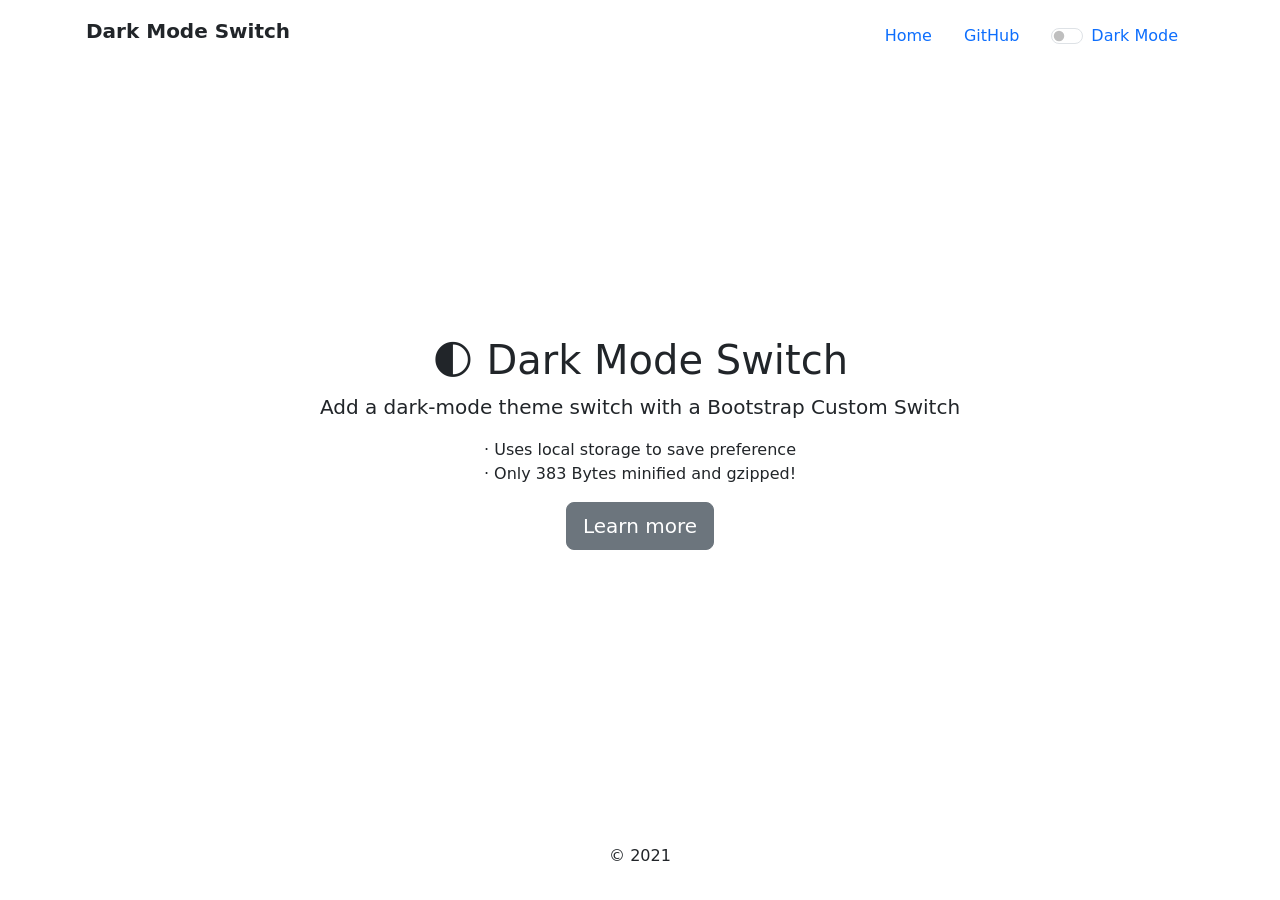
<file: assets/plugins/dark-mode-switch/index.html>
<!doctype html>
<html lang="en" class="h-100">

<head>
  <meta charset="utf-8">
  <meta http-equiv="x-ua-compatible" content="ie=edge">
  <meta name="viewport" content="width=device-width, initial-scale=1">
  <title>Dark Mode Switch</title>
  <meta name="description" content="Add a dark-mode theme toggle with a Bootstrap Custom Switch">

  <link rel="icon"
    href="data:image/svg+xml,<svg xmlns=%22http://www.w3.org/2000/svg%22 viewBox=%220 0 100 100%22><text y=%22.9em%22 font-size=%2280%22>🌓</text></svg>">
  
  <meta property="og:site_name" content="GitHub">
  <meta property="og:image"
    content="https://repository-images.githubusercontent.com/194995309/38db8f80-9db7-11e9-998f-43f2a26d9e0b">
  <meta property="og:title" content="dark-mode-switch">
  <meta property="og:description" content="Add a dark-mode theme toggle with a Bootstrap Custom Switch">
  <meta property="og:url" content="https://coliff.github.io/dark-mode-switch/">
  <link rel="author" href="https://christianoliff.com/">
  <meta name="twitter:creator" content="@christianoliff">
  <meta name="monetization" content="$ilp.uphold.com/Epqzn3YGr2MB">

  <link rel="stylesheet" href="https://cdn.jsdelivr.net/npm/bootstrap@5/dist/css/bootstrap.min.css">

  <!-- IE 11 polyfill for CSS and Custom Properties -->
  <script
    nomodule>window.MSInputMethodContext && document.documentMode && document.write('<link rel="stylesheet" href="https://cdn.jsdelivr.net/npm/bootstrap-ie11@5/css/bootstrap-ie11.min.css"><script src="https://cdn.jsdelivr.net/npm/ie11-custom-properties@4/ie11CustomProperties.min.js"><\/script>');</script>

  <link rel="stylesheet" href="dark-mode.css">

</head>

<body class="bg-white text-center d-flex h-100">

  <div class="container d-flex p-3 mx-auto w-100 flex-column">
    <header class="mb-auto">
      <div class="float-md-start fw-bold fs-5">Dark Mode Switch</div>
      <nav class="nav justify-content-center float-md-end">
        <a class="nav-link active" href="https://coliff.github.io/dark-mode-switch/">Home</a>
        <a class="nav-link" href="https://github.com/coliff/dark-mode-switch" target="_blank">GitHub</a>
        <div class="nav-link">

          <div class="form-check form-switch">
            <input type="checkbox" class="form-check-input" id="darkSwitch">
            <label class="custom-control-label" for="darkSwitch">Dark Mode</label>
          </div>
          <script src="dark-mode-switch.min.js"></script>

        </div>
      </nav>
    </header>

    <main role="main">
      <h1>🌓 Dark Mode Switch</h1>
      <p class="lead">Add a dark-mode theme switch with a Bootstrap Custom Switch</p>
      <ul class="list-unstyled">
        <li>&middot; Uses local storage to save preference</li>
        <li>&middot; Only 383 Bytes minified and gzipped!</li>
      </ul>
      <p>
        <a href="https://github.com/coliff/dark-mode-switch" target="_blank" rel="noopener"
          class="btn btn-lg btn-secondary">
          Learn more
        </a>
      </p>
    </main>

    <footer class="mt-auto">
      <p>&copy; 2021</p>
    </footer>

  </div>
</body>

</html>
</file>
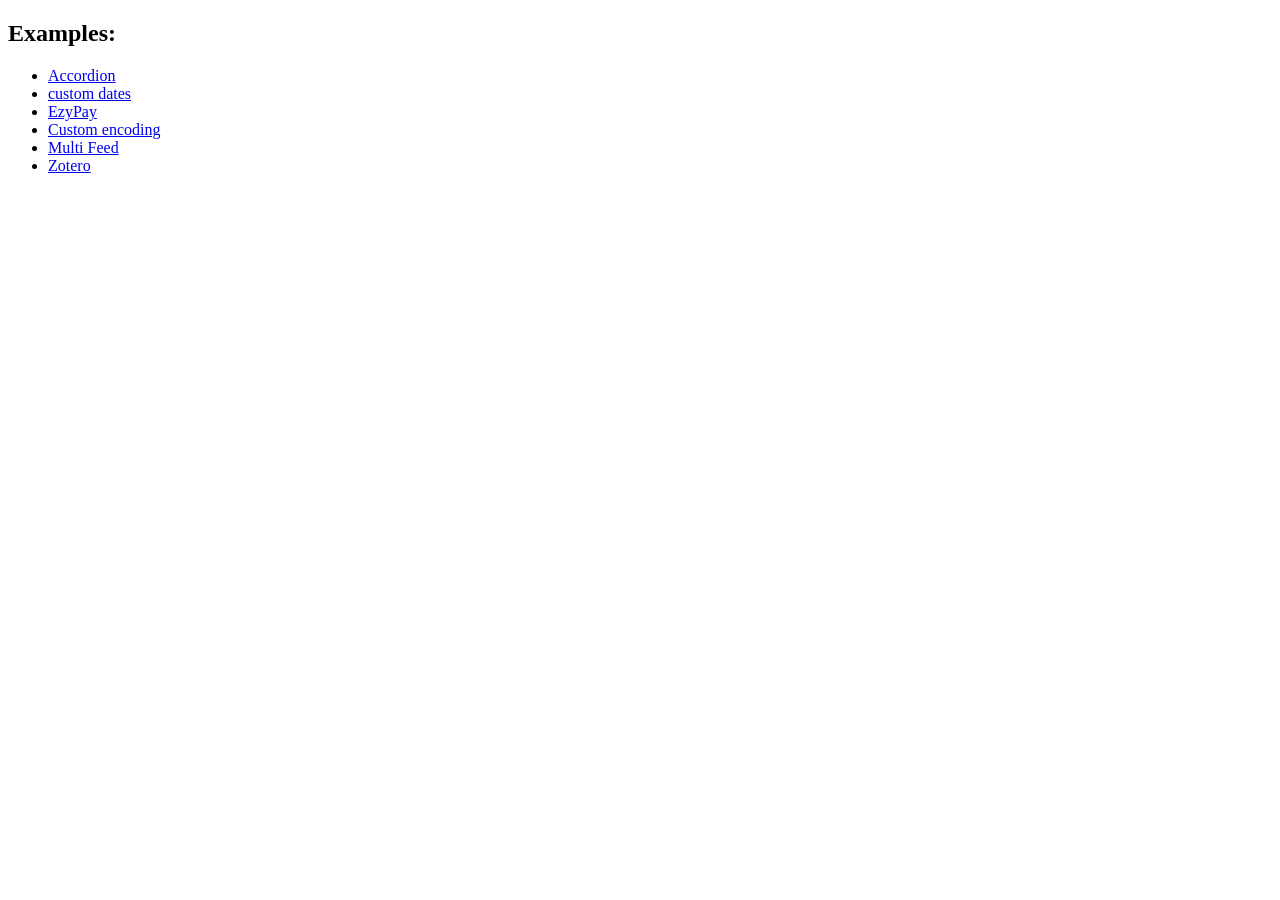
<file: assets/plugins/vanilla-rss/index.html>
<!DOCTYPE html>
<html>
  <head>
    <title>vanilla-rss</title>
  </head>
  <body>
    <div>
      <h2>Examples:</h2>
      <ul>
        <li><a href="examples/accordion.html">Accordion</a></li>
        <li><a href="examples/custom-dates.html">custom dates</a></li>
        <li><a href="examples/ezypay.html">EzyPay</a></li>
        <li><a href="examples/ISO-8859-1.html">Custom encoding</a></li>
        <li><a href="examples/multi-feed.html">Multi Feed</a></li>
        <li><a href="examples/zotero.html">Zotero</a></li>
      </ul>
    </div>
  </body>
</html>
</file>
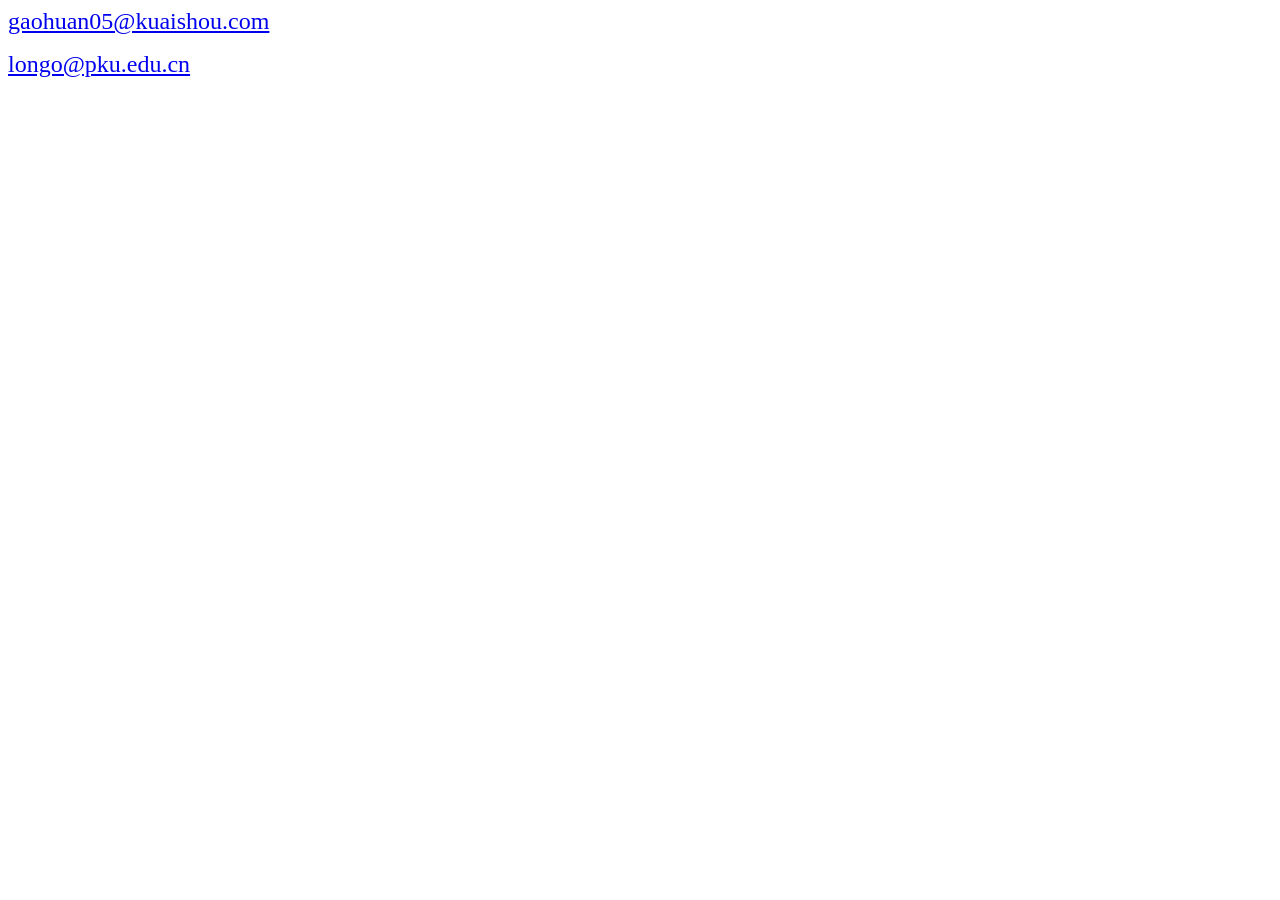
<file: email.html>
<!DOCTYPE html>
<html>

<head>
  <!-- <link rel="stylesheet" href="https://cdnjs.cloudflare.com/ajax/libs/font-awesome/4.7.0/css/font-awesome.min.css"> -->
</head>

<body>
  <div>
    <font size="5"><a href="mailto:gaohuan05@kuaishou.com">gaohuan05@kuaishou.com</a></font>
    <p>

    </p>
  </div>

  <div>
    <font size="5"><a href="mailto:longo@pku.edu.cn">longo@pku.edu.cn</a></font>
  </div>
</body>

</html>
</file>
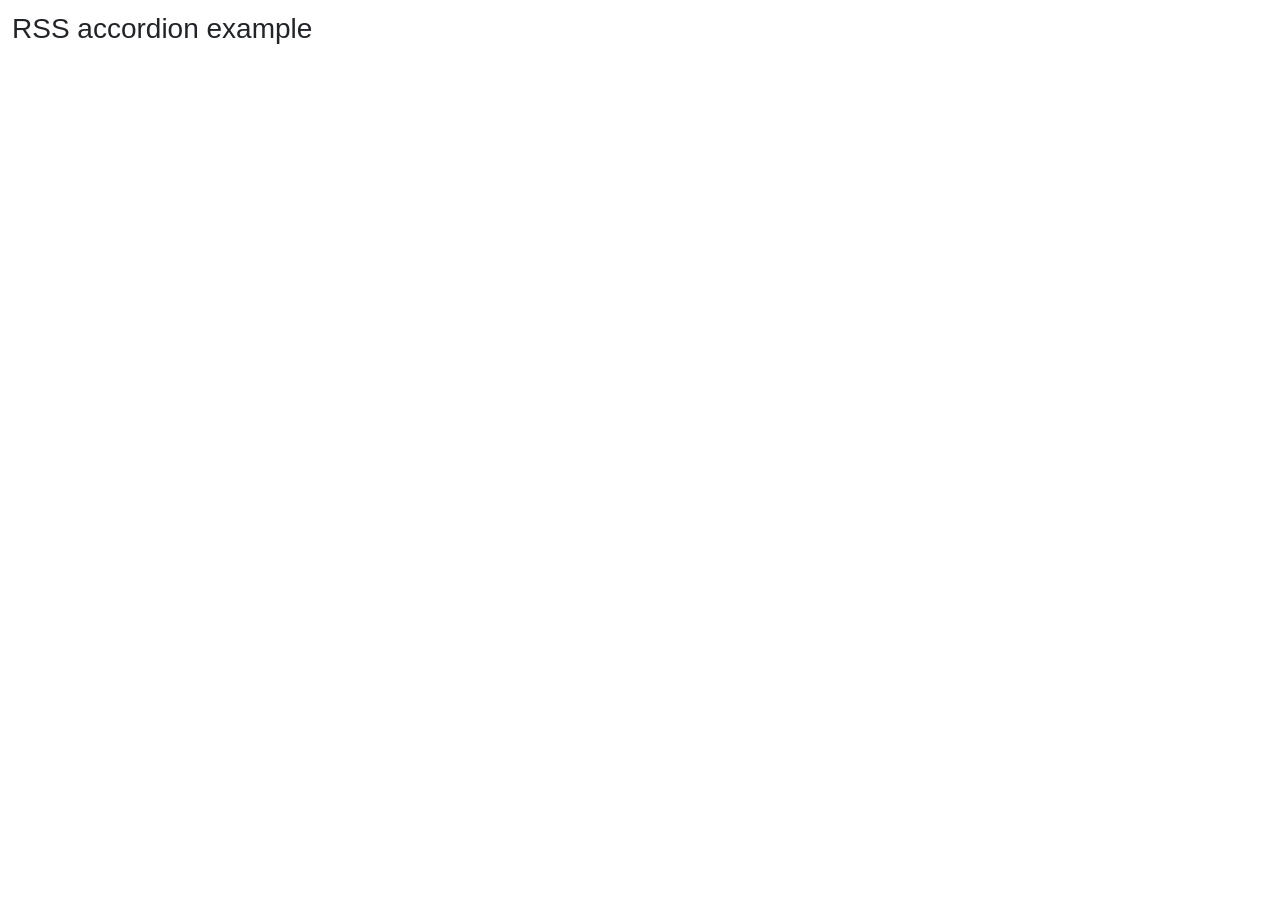
<file: assets/plugins/vanilla-rss/examples/accordion.html>
<!DOCTYPE html>
<html>
  <head>
    <title>RSS accordion example</title>

    <!-- Required meta tags -->
    <meta charset="utf-8" />
    <meta
      name="viewport"
      content="width=device-width, initial-scale=1, shrink-to-fit=no"
    />

    <!-- Bootstrap CSS -->
    <link
      rel="stylesheet"
      href="https://stackpath.bootstrapcdn.com/bootstrap/4.3.1/css/bootstrap.min.css"
    />

    <link rel="stylesheet" href="style.css" />
  </head>

  <body>
    <div>
      <h1>RSS accordion example</h1>
      <div id="rss-feeds"></div>
    </div>
    <script src="../dist/rss.global.min.js"></script>
    <script src="https://code.jquery.com/jquery-3.3.1.slim.min.js"></script>
    <script src="https://cdnjs.cloudflare.com/ajax/libs/popper.js/1.14.7/umd/popper.min.js"></script>
    <script src="https://stackpath.bootstrapcdn.com/bootstrap/4.3.1/js/bootstrap.min.js"></script>
    <script>
      window.onload = function() {
        const rss = new RSS(
          document.querySelector("#rss-feeds"),
          "https://partnernetwork.ebay.de/epn-blog?format=rss",
          {
            limit: 15,
            tokens: {
              showClass: (entry, tokens) => (tokens.index === 0 ? "show" : "")
            },
            layoutTemplate:
              '<div class="accordion" id="accordionExample">{entries}</div>',
            entryTemplate: `<div class="card">
              <div class="card-header" id="heading-{index}">
                <h2 class="mb-0">
                  <button class="btn btn-link" type="button" data-toggle="collapse" data-target="#collapse-{index}" aria-expanded="true" aria-controls="collapse-{index}">
                    {title}
                  </button>
                </h2>
              </div>
  
              <div id="collapse-{index}" class="collapse {showClass}" aria-labelledby="heading-{index}" data-parent="#accordionExample">
                <div class="card-body">
                  {bodyPlain}
                </div>
              </div>
            </div>`
          }
        );

        rss.render().then(() => console.log("cool"));
      };
    </script>
  </body>
</html>
</file>
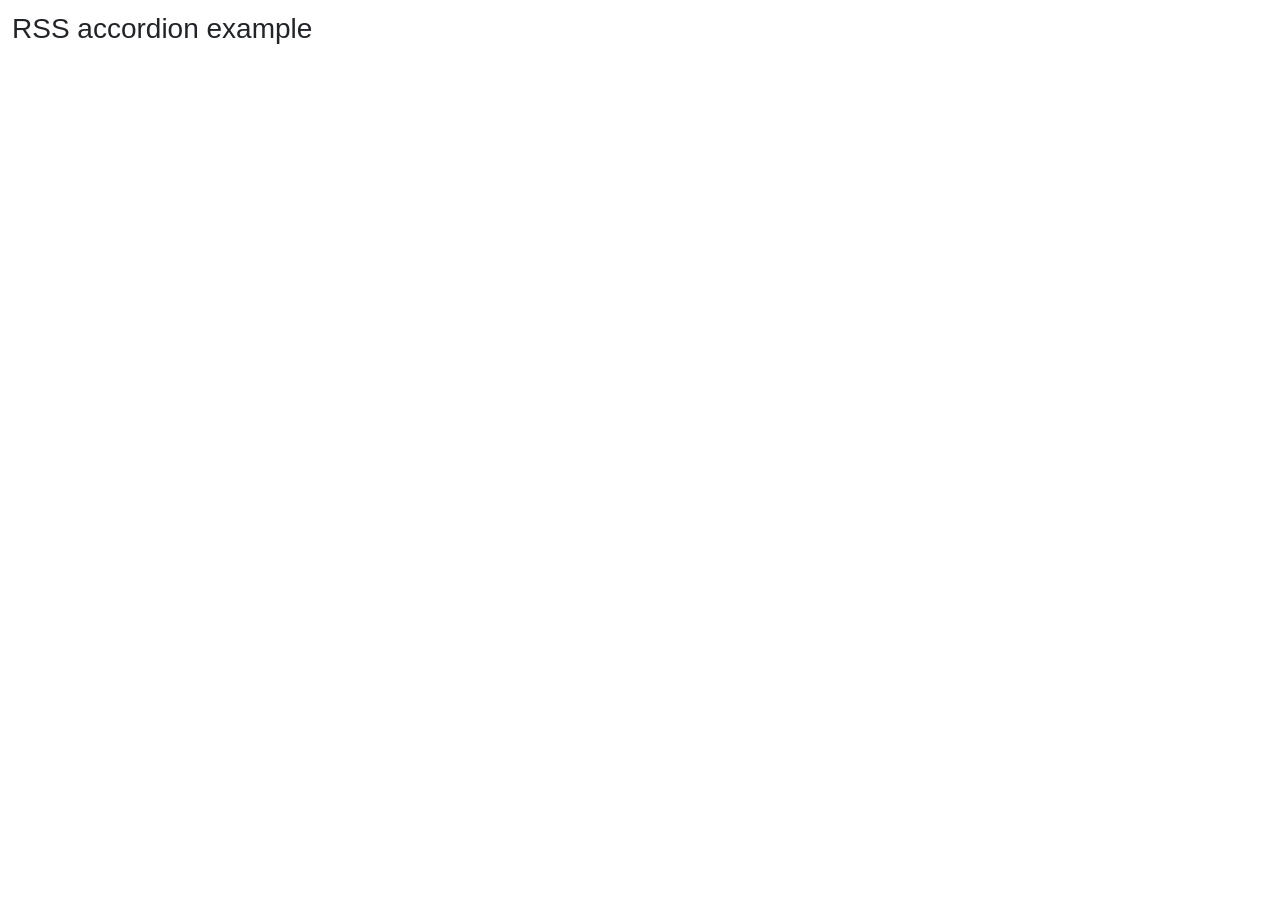
<file: assets/plugins/vanilla-rss/examples/ezypay.html>
<!DOCTYPE html>
<html>
  <head>
    <title>RSS ezypay example</title>

    <!-- Required meta tags -->
    <meta charset="utf-8" />
    <meta
      name="viewport"
      content="width=device-width, initial-scale=1, shrink-to-fit=no"
    />

    <!-- Bootstrap CSS -->
    <link
      rel="stylesheet"
      href="https://stackpath.bootstrapcdn.com/bootstrap/4.3.1/css/bootstrap.min.css"
    />

    <link rel="stylesheet" href="style.css" />
  </head>

  <body>
    <div>
      <h1>RSS accordion example</h1>
      <div id="rss-feeds"></div>
    </div>
    <script src="../dist/rss.global.min.js"></script>
    <script src="https://code.jquery.com/jquery-3.3.1.slim.min.js"></script>
    <script src="https://cdnjs.cloudflare.com/ajax/libs/popper.js/1.14.7/umd/popper.min.js"></script>
    <script src="https://stackpath.bootstrapcdn.com/bootstrap/4.3.1/js/bootstrap.min.js"></script>
    <script>
      window.onload = function() {
        const rss = new RSS(
          document.querySelector("#rss-feeds"),
          "http://www.ezypay.co.nz/feed",
          {
            limit: 15
          }
        );

        rss.render().then(() => console.log("cool"));
      };
    </script>
  </body>
</html>
</file>
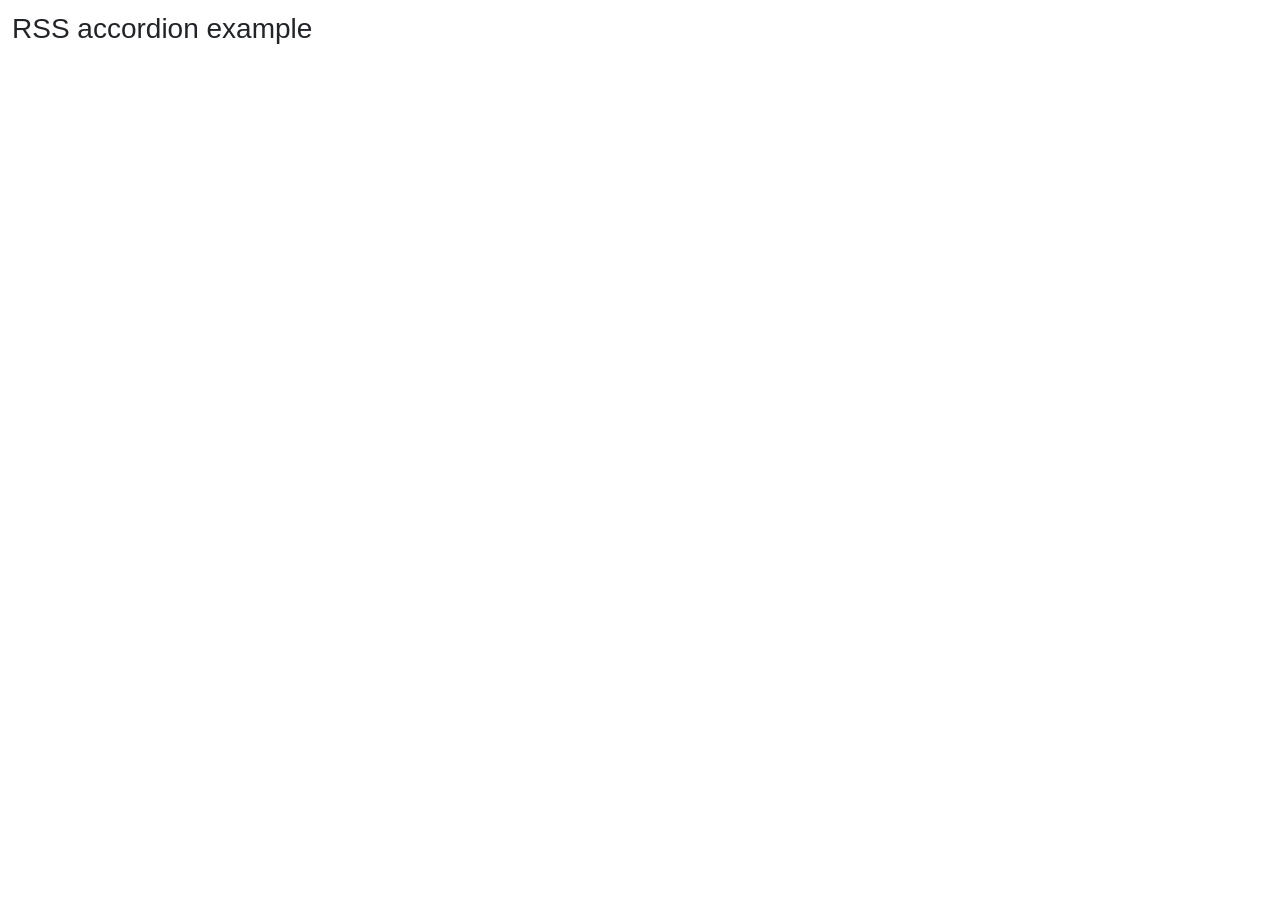
<file: assets/plugins/vanilla-rss/examples/ISO-8859-1.html>
<!DOCTYPE html>
<html>
  <head>
    <title>RSS accordion example</title>

    <!-- Required meta tags -->
    <meta charset="utf-8" />
    <meta
      name="viewport"
      content="width=device-width, initial-scale=1, shrink-to-fit=no"
    />

    <!-- Bootstrap CSS -->
    <link
      rel="stylesheet"
      href="https://stackpath.bootstrapcdn.com/bootstrap/4.3.1/css/bootstrap.min.css"
    />

    <link rel="stylesheet" href="style.css" />
  </head>

  <body>
    <div>
      <h1>RSS accordion example</h1>
      <div id="rss-feeds"></div>
    </div>
    <script src="../dist/rss.global.min.js"></script>
    <script src="https://code.jquery.com/jquery-3.3.1.slim.min.js"></script>
    <script src="https://cdnjs.cloudflare.com/ajax/libs/popper.js/1.14.7/umd/popper.min.js"></script>
    <script src="https://stackpath.bootstrapcdn.com/bootstrap/4.3.1/js/bootstrap.min.js"></script>
    <script>
      window.onload = function() {
        const rss = new RSS(
          document.querySelector("#rss-feeds"),
          "http://www.comicforum.de/external.php?type=rss2&forumids=36&lastpost=1",
          {
            encoding: "ISO-8859-1",
            limit: 15,
            tokens: {
              showClass: (entry, tokens) => (tokens.index === 0 ? "show" : "")
            },
            layoutTemplate:
              '<div class="accordion" id="accordionExample">{entries}</div>',
            entryTemplate: `<div class="card">
              <div class="card-header" id="heading-{index}">
                <h2 class="mb-0">
                  <button class="btn btn-link" type="button" data-toggle="collapse" data-target="#collapse-{index}" aria-expanded="true" aria-controls="collapse-{index}">
                    {title}
                  </button>
                </h2>
              </div>
  
              <div id="collapse-{index}" class="collapse {showClass}" aria-labelledby="heading-{index}" data-parent="#accordionExample">
                <div class="card-body">
                  {bodyPlain}
                </div>
              </div>
            </div>`
          }
        );

        rss.render().then(() => console.log("cool"));
      };
    </script>
  </body>
</html>
</file>
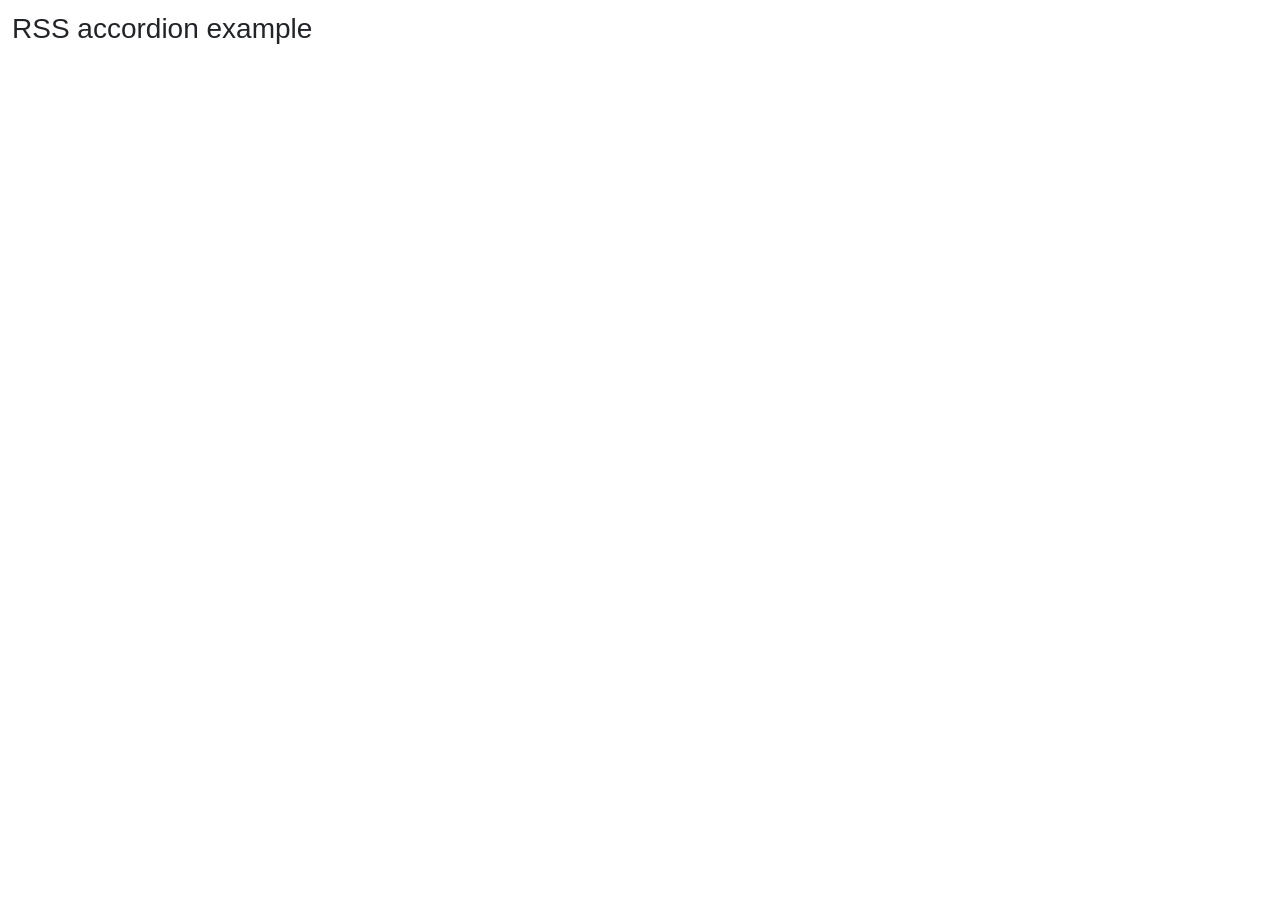
<file: assets/plugins/vanilla-rss/examples/multi-feed.html>
<!DOCTYPE html>
<html>
  <head>
    <title>RSS accordion example</title>

    <!-- Required meta tags -->
    <meta charset="utf-8" />
    <meta
      name="viewport"
      content="width=device-width, initial-scale=1, shrink-to-fit=no"
    />

    <!-- Bootstrap CSS -->
    <link
      rel="stylesheet"
      href="https://stackpath.bootstrapcdn.com/bootstrap/4.3.1/css/bootstrap.min.css"
    />

    <link rel="stylesheet" href="style.css" />
  </head>

  <body>
    <div>
      <h1>RSS accordion example</h1>
      <div id="rss-feeds"></div>
    </div>
    <script src="../dist/rss.global.min.js"></script>
    <script src="https://code.jquery.com/jquery-3.3.1.slim.min.js"></script>
    <script src="https://cdnjs.cloudflare.com/ajax/libs/popper.js/1.14.7/umd/popper.min.js"></script>
    <script src="https://stackpath.bootstrapcdn.com/bootstrap/4.3.1/js/bootstrap.min.js"></script>
    <script>
      window.onload = function() {
        const rss = new RSS(
          document.querySelector("#rss-feeds"),
          ["https://www.contentful.com/blog/feed.xml", "http://www.ebaytechblog.com/feed/"]
        );

        rss.render();
      };
    </script>
  </body>
</html>
</file>
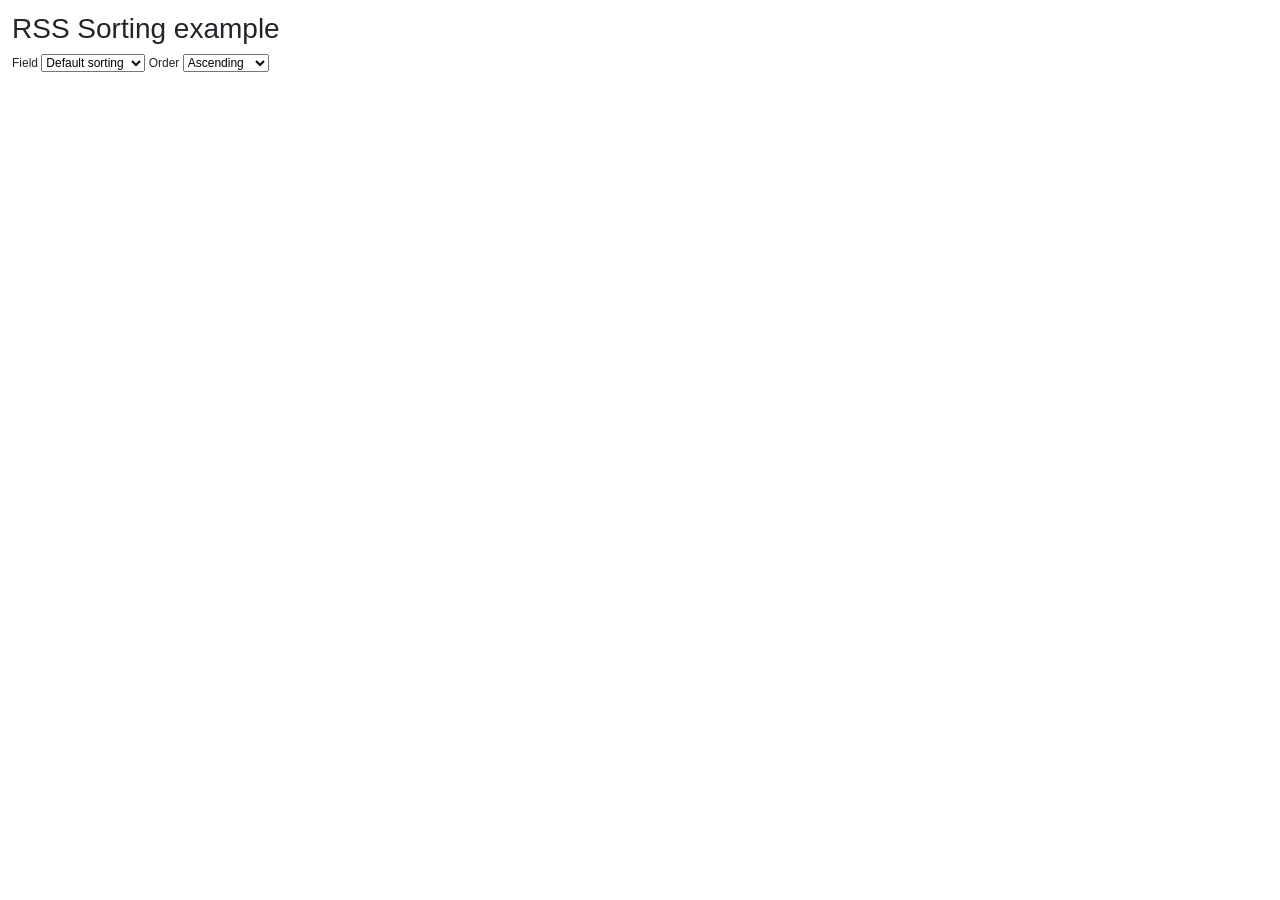
<file: assets/plugins/vanilla-rss/examples/sorting.html>
<!DOCTYPE html>
<html>
  <head>
    <title>RSS accordion example</title>

    <!-- Required meta tags -->
    <meta charset="utf-8" />
    <meta
      name="viewport"
      content="width=device-width, initial-scale=1, shrink-to-fit=no"
    />

    <!-- Bootstrap CSS -->
    <link
      rel="stylesheet"
      href="https://stackpath.bootstrapcdn.com/bootstrap/4.3.1/css/bootstrap.min.css"
    />

    <link rel="stylesheet" href="style.css" />
  </head>

  <body>
    <div>
      <h1>RSS Sorting example</h1>
      <form>
        <label>
          Field
          <select id="fieldSelect">
            <option value="">Default sorting</option>
            <option value="author">Author</option>
            <option value="publishedDate">Published Date</option>
            <option value="title">Title</option>
          </select>
        </label>

        <label>
          Order
          <select id="orderSelect">
            <option value="">Ascending</option>
            <option value="-">Descending</option>
          </select>
        </label>
      </form>
      <div id="rss-feeds"></div>
    </div>
    <script src="../dist/rss.global.min.js"></script>
    <script src="https://code.jquery.com/jquery-3.3.1.slim.min.js"></script>
    <script src="https://cdnjs.cloudflare.com/ajax/libs/popper.js/1.14.7/umd/popper.min.js"></script>
    <script src="https://stackpath.bootstrapcdn.com/bootstrap/4.3.1/js/bootstrap.min.js"></script>
    <script>
      function renderFeed() {
        const order = [
          document.querySelector("#orderSelect").value,
          document.querySelector("#fieldSelect").value
        ]
          .filter(function(e) {
            return !!e;
          })
          .join("");

        document.querySelector("#rss-feeds").innerHTML = "";
        new RSS(
          document.querySelector("#rss-feeds"),
          "http://www.ebaytechblog.com/feed",
          {
            order,
            limit: 15,
            entryTemplate:
              '<li>Author: {author}<br>Date: {date}<br> {title}<br>{shortBodyPlain}</li>'
          }
        ).render();
      }

      window.onload = function() {
        renderFeed();

        document
          .querySelectorAll("#fieldSelect,#orderSelect")
          .forEach(function(field) {
            field.addEventListener("change", renderFeed);
          });
      };
    </script>
  </body>
</html>
</file>
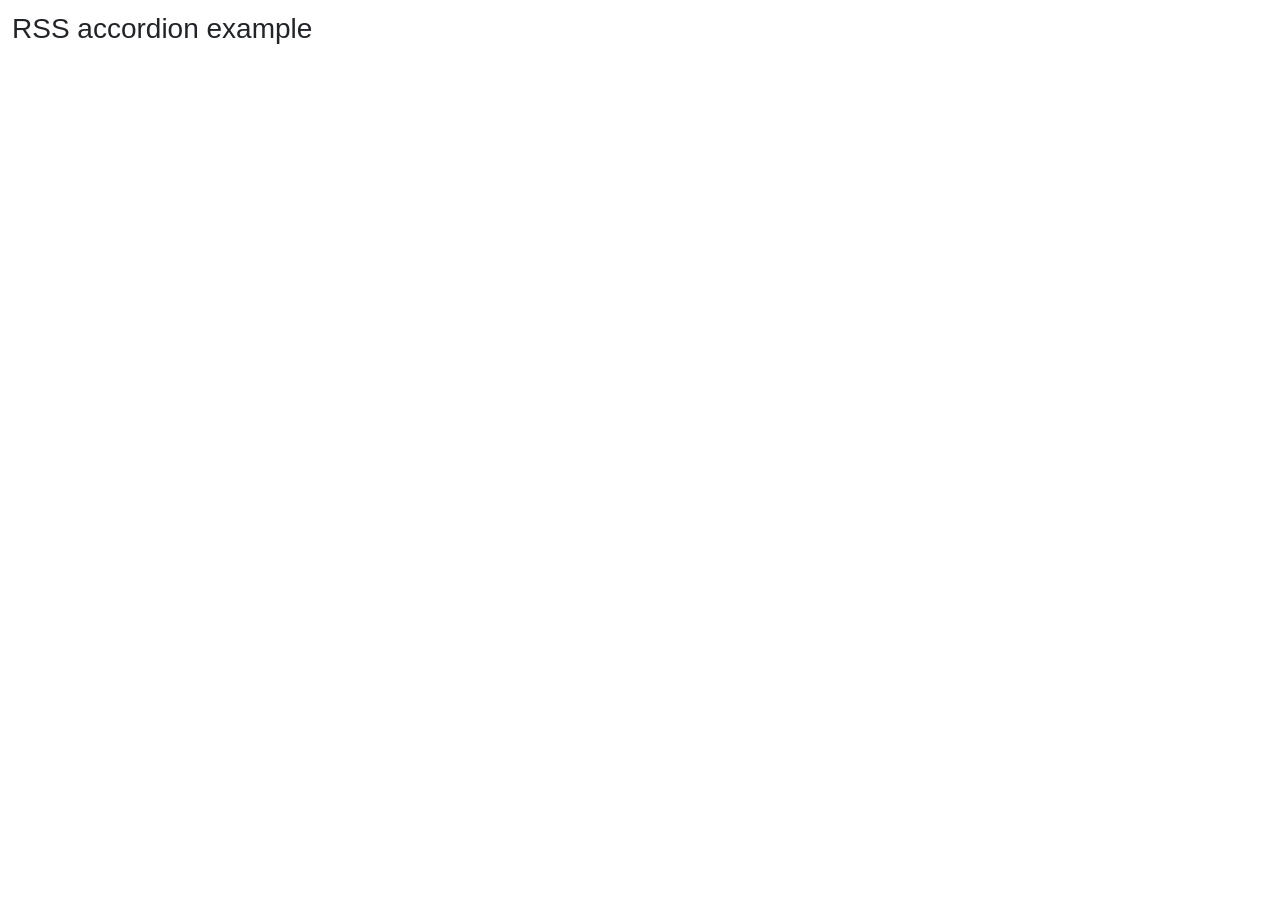
<file: assets/plugins/vanilla-rss/examples/zotero.html>
<!DOCTYPE html>
<html>
  <head>
    <title>RSS zotero example</title>

    <!-- Required meta tags -->
    <meta charset="utf-8" />
    <meta
      name="viewport"
      content="width=device-width, initial-scale=1, shrink-to-fit=no"
    />

    <!-- Bootstrap CSS -->
    <link
      rel="stylesheet"
      href="https://stackpath.bootstrapcdn.com/bootstrap/4.3.1/css/bootstrap.min.css"
    />

    <link rel="stylesheet" href="style.css" />
  </head>

  <body>
    <div>
      <h1>RSS accordion example</h1>
      <div id="rss-feeds"></div>
    </div>
    <script src="../dist/rss.global.min.js"></script>
    <script src="https://code.jquery.com/jquery-3.3.1.slim.min.js"></script>
    <script src="https://cdnjs.cloudflare.com/ajax/libs/popper.js/1.14.7/umd/popper.min.js"></script>
    <script src="https://stackpath.bootstrapcdn.com/bootstrap/4.3.1/js/bootstrap.min.js"></script>
    <script>
      window.onload = function() {
        const rss = new RSS(
          document.querySelector("#rss-feeds"),
          "https://api.zotero.org/groups/308781/items?format=atom",
          {
            entryTemplate:
              "<ul><li>Title: {title}</li><li>Author: {author}</li><li>Year: {year}</li></ul><br>",
            tokens: {
              year: function(entry, tokens) {
                return new Date(entry.publishedDate).getFullYear();
              }
            }
          }
        );
        rss.render().then(() => console.log("cool"));
      };
    </script>
  </body>
</html>
</file>
<file: assets/plugins/github-calendar/dist/github-calendar-responsive.css>
:root {
  --color-calendar-graph-day-bg: #dddbdb;
  --color-calendar-graph-day-L1-bg: #39dd34;
  --color-calendar-graph-day-L2-bg: #45a045;
  --color-calendar-graph-day-L3-bg: #047526;
  --color-calendar-graph-day-L4-bg: #0a4208;
}

rect.ContributionCalendar-day[data-level='0'] {
    fill: var(--color-calendar-graph-day-bg);
}

rect.ContributionCalendar-day[data-level='1'] {
    fill: var(--color-calendar-graph-day-L1-bg);
}

rect.ContributionCalendar-day[data-level='2'] {
    fill: var(--color-calendar-graph-day-L2-bg);
}

rect.ContributionCalendar-day[data-level='3'] {
    fill: var(--color-calendar-graph-day-L3-bg);
}

rect.ContributionCalendar-day[data-level='4'] {
    fill: var(--color-calendar-graph-day-L4-bg);
}

.calendar .width-full > .float-left {
    display: none;
}

.calendar {
    font-family: Helvetica, arial;
    border: 1px solid #DDDDDD;
    border-radius: 3px;
    min-height: 243px;
    text-align: center;
    margin: 0 auto;
}

.calendar-graph text.wday,
.calendar-graph text.month {
    font-size: 10px;
    fill: #aaa;
}

.contrib-legend {
    text-align: right;
    padding: 0 14px 10px 0;
    display: inline-block;
    float: right;
}

.contrib-legend .legend {
    display: inline-block;
    list-style: none;
    margin: 0 5px;
    position: relative;
    bottom: -1px;
    padding: 0;
}

.contrib-legend .legend li {
    display: inline-block;
    width: 10px;
    height: 10px;
}

.text-small {
    font-size: 12px;
    color: #767676;
}

.calendar-graph {
    padding: 5px 0 0;
    text-align: center;
}

.contrib-column {
    padding: 15px 0;
    text-align: center;
    border-left: 1px solid #ddd;
    border-top: 1px solid #ddd;
    font-size: 11px;
}

.contrib-column-first {
    border-left: 0;
}

.table-column {
    display: table-cell;
    width: 1%;
    padding-right: 10px;
    padding-left: 10px;
    vertical-align: top;
}

.contrib-number {
    font-weight: 300;
    line-height: 1.3em;
    font-size: 24px;
    display: block;
    color: #333;
}

.calendar img.spinner {
    width: 70px;
    margin-top: 50px;
    min-height: 70px;
}

.monospace {
    text-align: center;
    color: #000;
    font-family: monospace;
}

.monospace a {
    color: #1D75AB;
    text-decoration: none;
}

.contrib-footer {
    font-size: 11px;
    padding: 0 10px 12px;
    text-align: left;
    width: 100%;
    box-sizing: border-box;
    height: 26px;
}

.left.text-muted {
    float: left;
    margin-left: 9px;
    color: #767676;
}
.left.text-muted a {
    color: #4078c0;
    text-decoration: none;
}
.left.text-muted a:hover,
.monospace a:hover {
    text-decoration: underline;
}

h2.f4.text-normal.mb-3 {
    display: none;
}

.float-left.text-gray {
    float: left;
}
#user-activity-overview{
    display:none;
}

.day-tooltip {
    white-space: nowrap;
    position: absolute;
    z-index: 99999;
    padding: 10px;
    font-size: 12px;
    color: #959da5;
    text-align: center;
    background: rgba(0,0,0,.85);
    border-radius: 3px;
    display: none;
    pointer-events: none;
}
.day-tooltip strong {
    color: #dfe2e5;
}
.day-tooltip.is-visible {
    display: block;
}
.day-tooltip:after {
    position: absolute;
    bottom: -10px;
    left: 50%;
    width: 5px;
    height: 5px;
    box-sizing: border-box;
    margin: 0 0 0 -5px;
    content: " ";
    border: 5px solid transparent;
    border-top-color: rgba(0,0,0,.85)
}

text.ContributionCalendar-label {
    fill: #ccc;
    font-size: 11px;
}
</file>
<file: assets/plugins/github-activity/src/github-activity.css>
/*!
 * GitHub Activity Stream - v0.1.4 - 10/7/2015
 * https://github.com/caseyscarborough/github-activity
 *
 * Copyright (c) 2015 Casey Scarborough
 * MIT License
 * http://opensource.org/licenses/MIT
 */

.gha-feed {
  width: 100%;
  height: 100%;
  background: #fff;
  font-weight: bold;
  font-size: 14px;
  font-family: Helvetica, arial, freesans, clean, sans-serif;
  line-height: 1.3;
  overflow-y: auto;
  border: 1px solid #ddd;
}

.gha-feed, .gha-feed h2, .gha-feed h3, .gha-feed p, .gha-feed ul, .gha-feed li {
  margin: 0;
  padding: 0;
}

.gha-feed ul {
  list-style-type: none;
  padding: 0;
  margin: 0;
}

.gha-feed li {
  list-style-type: none;
  line-height: 1.4;
}

.gha-feed small{
  color: #666;
  font-weight: normal;
  font-size: 13px;
}

.gha-feed small a {
  font-weight: normal;
}

.gha-feed small a .more-commits { font-size: 11px; }

span.gha-time {
  color: #bbb;
  font-weight: normal; 
  font-size: 12px; 
}

.gha-feed a {
  color: #4183c4;
  text-decoration: none;
  font-weight: bold;
}

.gha-feed a:hover {
  text-decoration: underline;
}

.gha-feed pre {
  padding: 0;
  border: 0;
  border-radius: 0;
  box-shadow: 1px 1px 4px #bbb;
  color: white;
}

.gha-header {
  position: absolute;
  top: 1px;
  left: 1px;
  width: calc(100% - 20px);
  padding: 10px;
  height: 67px;
  border-bottom: 1px solid #ddd;
  background: #ffffff; /* Old browsers */
  background: -moz-linear-gradient(top,  #ffffff 0%, #f4f4f4 100%); /* FF3.6+ */
  background: -webkit-gradient(linear, left top, left bottom, color-stop(0%,#ffffff), color-stop(100%,#f4f4f4)); /* Chrome,Safari4+ */
  background: -webkit-linear-gradient(top,  #ffffff 0%,#f4f4f4 100%); /* Chrome10+,Safari5.1+ */
  background: -o-linear-gradient(top,  #ffffff 0%,#f4f4f4 100%); /* Opera 11.10+ */
  background: -ms-linear-gradient(top,  #ffffff 0%,#f4f4f4 100%); /* IE10+ */
  background: linear-gradient(to bottom,  #ffffff 0%,#f4f4f4 100%); /* W3C */
  filter: progid:DXImageTransform.Microsoft.gradient( startColorstr='#ffffff', endColorstr='#f4f4f4',GradientType=0 ); /* IE6-9 */
}

.gha-footer {
  position: absolute;
  bottom: -1px;
  left: 1px;
  padding: 5px;
  border-top: 1px solid #ddd;
  height: 16px;
  width: calc(100% - 15px);
  background: #ffffff; /* Old browsers */
  background: -moz-linear-gradient(top,  #ffffff 0%, #f4f4f4 100%); /* FF3.6+ */
  background: -webkit-gradient(linear, left top, left bottom, color-stop(0%,#ffffff), color-stop(100%,#f4f4f4)); /* Chrome,Safari4+ */
  background: -webkit-linear-gradient(top,  #ffffff 0%,#f4f4f4 100%); /* Chrome10+,Safari5.1+ */
  background: -o-linear-gradient(top,  #ffffff 0%,#f4f4f4 100%); /* Opera 11.10+ */
  background: -ms-linear-gradient(top,  #ffffff 0%,#f4f4f4 100%); /* IE10+ */
  background: linear-gradient(to bottom,  #ffffff 0%,#f4f4f4 100%); /* W3C */
  filter: progid:DXImageTransform.Microsoft.gradient( startColorstr='#ffffff', endColorstr='#f4f4f4',GradientType=0 ); /* IE6-9 */
  color: #495961;
  font-size: 13px;
  padding-left: 10px;
}

.gha-footer a {
  float: right;
  color: #495961;
  padding-right: 20px;
  font-size: 13px;
  font-weight: bold;
}

.gha-footer a:hover { text-decoration: none; }
.gha-header a:hover { text-decoration: none; }

.gha-github-icon {
  display: inline;
  float: left;
  padding: 9px 0 0;
  width: 35px;
  height: 35px;
  color: #495961;
}

.gha-github-icon .octicon {
  font: normal normal 40px octicons;
}

.gha-gravatar {
  display: inline;
  float: right;
  margin-right: 10px;
  padding-right: 20px;
  max-width: 60px;
  height: 67px;
}

.gha-gravatar img {
  padding: 3px;
  width: 100%;
  border: 1px solid #ddd;
  box-shadow: 1px 1px 3px #ccc;
}

.gha-activity {
  clear: both;
  padding: 10px 0;
  width: 100%;
  border-bottom: 1px solid #ddd;
}


.gha-activity.gha-small {
  font-weight: normal;
  font-size: 13px;
}

.gha-activity.gha-small a {
  font-weight: normal;
}

.gha-activity.gha-small span {
  font-size: 16px;
}

.gha-activity:last-child {
  padding-bottom: 100px;
}

.gha-repo {
  clear: both;
  padding: 10px 0;
  width: 100%;
  border-bottom: 1px solid #ddd;
}

.gha-activity-icon .octicon{
  display: inline;
  float: left;
  clear: both;
  margin: 6px auto; 
  width: 50px;
  color: #bbb;
  text-align: center;
  font: normal normal 30px octicons;
}

.gha-activity-icon .gha-small {
  font-size: 16px;
}

.gha-message {
  display: inline-block;
  float: left;
  width: calc(100% - 50px);
}

.gha-message-commits { font-size: 11px; }

.gha-message-merge {
  padding: 3px 7px;
  border-radius: 3px;
  background: #e8f1f6;
  color: rgba(0,0,0,0.5);
  font-size: 12px;
  line-height: 2.0;
}

.gha-sha {
  font-size: 12px;
  font-family: Consolas, "Liberation Mono", Courier, monospace;
}

.gha-gravatar-small {
  float: left;
  margin-right: 6px;
  width: 30px;
}

.gha-gravatar-commit {
  margin-bottom: -3px;
  border-radius: 2px;
}

.gha-gravatar-user { float: left; }

.gha-user-info {
  display: inline-block;
  float: left;
  margin: 0 auto;
  padding: 6px 10px 5px;
  color: #495961;
  font-size: 20px;
}

.gha-user-info a { color: #495961; }
.gha-user-info p a { font-weight: 100; }

.gha-without-name {
  padding-top: 20px;
  padding-left: 15px;
}

.gha-info {
  margin: 15px;
  padding: 10px;
  border: 1px solid #e4e4c6;
  border-radius: 4px;
  background: #ffffde;
  color: #6d6d4b;
  font-weight: normal;
  font-size: 13px;
}

.gha-time {
  color: #bbb;
  font-weight: normal; 
  font-size: 12px; 
}

.gha-clear { clear: both; }
.gha-muted { color: #666; }
.gha-push  { height: 87px; }
.gha-push-small  { height: 26px; }
</file>
<file: assets/plugins/dark-mode-switch/dark-mode.css>
/*!
 * Dark Mode Switch v1.0.1 (https://github.com/coliff/dark-mode-switch)
 * Copyright 2021 C.Oliff
 * Licensed under MIT (https://github.com/coliff/dark-mode-switch/blob/main/LICENSE)
 */

[data-theme="dark"] {
  background-color: #111 !important;
  color: #eee;
}

[data-theme="dark"] .bg-black {
  background-color: #fff !important;
}

[data-theme="dark"] .bg-dark {
  background-color: #eee !important;
}

[data-theme="dark"] .bg-light {
  background-color: #222 !important;
}

[data-theme="dark"] .bg-white {
  background-color: #000 !important;
}
</file>
<file: assets/plugins/vanilla-rss/examples/style.css>
body {
  font-size: 12px;
  padding: 1em;
}

h1 {
  font-size: 1.75rem;
}

h2 {
  font-size: 1.25rem;
}

.card-header {
  padding: 0.5em;
}

.btn {
  text-align: left;
}
</file>
<file: assets/css/styles.css>
/*!
 * Template Name: Developer - Portfolio Landing Page Bootstrap 5 Template for Developers
 * Version: Bootstrap 5 v2.0
 * Author: Xiaoying Riley
 * Twitter: @3rdwave_themes
 * Copyright: 3rd Wave Media Ltd.
 * Website: https://themes.3rdwavemedia.com/
*/


body {
  font-family: 'Lato', arial, sans-serif;
  color: #434343;
  background: #DAE3E7;
  font-size: 16px;
  -webkit-font-smoothing: antialiased;
  -moz-osx-font-smoothing: grayscale;
}

h1, h2, h3, h4, h5, h6 {
  font-family: 'Montserrat', sans-serif;
  font-weight: 700;
  color: #778492;
}

a {
  color: #3AAA64;
  -webkit-transition: all 0.4s ease-in-out;
  -moz-transition: all 0.4s ease-in-out;
  -ms-transition: all 0.4s ease-in-out;
  -o-transition: all 0.4s ease-in-out;
  text-decoration: none;
}

a:hover {
  text-decoration: underline;
  color: #2d844e;
}

a:focus {
  text-decoration: none;
}

.btn, a.btn {
  -webkit-transition: all 0.4s ease-in-out;
  -moz-transition: all 0.4s ease-in-out;
  -ms-transition: all 0.4s ease-in-out;
  -o-transition: all 0.4s ease-in-out;
  font-family: 'Montserrat', arial, sans-serif;
  padding: 8px 16px;
  font-weight: bold;
}

.btn .svg-inline--fa, a.btn .svg-inline--fa {
  margin-right: 5px;
  position: relative;
  top: -2px;
}

.btn:hover, a.btn:hover {
  text-decoration: none;
}

.btn:focus, a.btn:focus {
  color: #fff;
  box-shadow: none;
}

a.btn-cta-primary, .btn-cta-primary {
  background: #54ba4e;
  border: 1px solid #54ba4e;
  color: #fff;
  font-weight: 600;
  text-transform: uppercase;
}

a.btn-cta-primary:hover, .btn-cta-primary:hover {
  background: #49ac43;
  border: 1px solid #49ac43;
  color: #fff;
}

a.btn-cta-secondary, .btn-cta-secondary {
  background: #479FC8;
  border: 1px solid #479FC8;
  color: #fff;
  font-weight: 600;
  text-transform: uppercase;
}

a.btn-cta-secondary:hover, a.btn-cta-secondary:not(:disabled):not(.disabled):active:focus, .btn-cta-secondary:hover, .btn-cta-secondary:not(:disabled):not(.disabled):active:focus {
  background: #3893bd;
  border: 1px solid #3893bd;
  color: #fff;
  box-shadow: none;
}

.text-highlight {
  color: #32383e;
}

.badge-theme {
  background: #3AAA64;
  font-size: 12px;
  color: #fff;
  border-radius: 2px;
  -moz-background-clip: padding;
  -webkit-background-clip: padding-box;
  background-clip: padding-box;
}

a.dotted-link {
  border-bottom: 1px dotted #778492;
  color: #778492;
}

a.dotted-link:hover {
  text-decoration: none;
  color: #49515a;
}

/* ======= Header ======= */
.header {
  padding: 30px 0;
  background: #f5f5f5;
  border-top: 10px solid #778492;
}

.header .btn {
  font-weight: bold;
}

.header .profile-top {
  display: flex;
  align-items: flex-start;
  gap: 30px;
}

.header .profile-image {
  flex: 0 0 auto;
  width: 180px;
  height: 180px;
  object-fit: cover;
  margin-right: 0;
}

.header .profile-content {
  flex: 1 1 auto;
  min-width: 0;
}

.header .profile-content .name {
  color: #49515a;
  font-size: 38px;
  margin-bottom: 5px;
  margin-top: 0;
}

.header .profile-content .desc {
  color: #778492;
  font-family: "Lato", arial, sans-serif;
  font-weight: 400;
  font-size: 24px;
  margin-top: 0;
  margin-bottom: 15px;
}

.header .profile-content .social a {
  background: #b0b7bf;
  width: 36px;
  height: 36px;
  display: inline-block;
  border-radius: 50%;
  -moz-background-clip: padding;
  -webkit-background-clip: padding-box;
  background-clip: padding-box;
  color: #fff;
  text-align: center;
}

.header .profile-content .social a:hover {
  background: #778492;
}

.header .profile-content .social a .svg-inline--fa {
  font-size: 20px;
  margin-top: 8px;
}

/* ======= Sections======= */
.section {
  margin-bottom: 20px;
}

.section .section-inner {
  background: #fff;
  padding: 20px;
}

.section .heading {
  margin-top: 0;
  margin-bottom: 20px;
  color: #545e69;
  font-size: 24px;
}

.section .content .more-link .svg-inline--fa {
  margin-right: 5px;
  font-size: 14px;
  position: relative;
  top: -2px;
}

.more-link {
  font-size: 16px;
  font-weight: 750;

  background-color: #dad8d8;
  border-radius: 4px;
}

/* About Section */
/* Latest Section */
.latest .item {
  margin-bottom: 20px;
}

.latest .item .title {
  font-size: 18px;
  margin-top: 0;
}

.latest .item .title .label {
  margin-left: 5px;
  font-size: 12px;
}

.latest .item .title a {
  color: #778492;
}

.latest .item .title a:hover {
  color: #5f6b77;
}

.latest .item .project-image:hover {
  -webkit-opacity: 0.8;
  -moz-opacity: 0.8;
  opacity: 0.8;
}

.latest .divider {
  margin-bottom: 60px;
}

.latest .featured {
  margin-bottom: 60px;
}

.latest .featured .title {
  font-size: 20px;
  margin-bottom: 5px;
  font-size: 20px;
}

.latest .featured .summary {
  margin-bottom: 20px;
  color: #778492;
}

.latest .featured img {
  margin-bottom: 20px;
}

.latest .featured .desc {
  margin-bottom: 20px;
}

.latest .has-ribbon {
  position: relative;
  display: inline-block;
}

.latest .has-ribbon .text {
  background: #3AAA64;
  color: #fff;
}

.latest .has-ribbon .ribbon {
  position: absolute;
  top: -4px;
  right: -4px;
  width: 110px;
  height: 110px;
  overflow: hidden;
}

.latest .has-ribbon .ribbon .text {
  font-family: 'Montserrat', sans-serif;
  position: relative;
  left: -8px;
  top: 18px;
  width: 158px;
  padding: 10px 10px;
  font-size: 15px;
  font-weight: bold;
  text-align: center;
  text-transform: uppercase;
  color: #fff;
  background-color: #479FC8;
  -webkit-transform: rotate(45deg) translate3d(0, 0, 0);
  -moz-transform: rotate(45deg) translate3d(0, 0, 0);
  -ms-transform: rotate(45deg) translate3d(0, 0, 0);
  -o-transform: rotate(45deg) translate3d(0, 0, 0);
}

.latest .has-ribbon .ribbon .text:before, .latest .has-ribbon .ribbon .text:after {
  content: '';
  position: absolute;
  bottom: -5px;
  border-top: 5px solid #276582;
  border-left: 5px solid transparent;
  border-right: 5px solid transparent;
}

.latest .has-ribbon .ribbon .text:before {
  left: 0;
}

.latest .has-ribbon .ribbon .text:after {
  right: 0;
}

/* Cards Section */
.cards-section {
	padding: 20px 0;
	background: #f9f9fb;
  margin-bottom: 20px;
  border-radius: 6px;
}

.cards-section .title {
	margin-top: 0;
	margin-bottom: 5px;
	font-size: 24px;
	font-weight: 600
}

.cards-section .intro {
	margin: 0 auto;
	max-width: 800px;
	margin-bottom: 5px;
	color: #616670
}

.cards-section .cards-wrapper {
	max-width: 860px;
	margin-left: auto;
	margin-right: auto;
  margin-bottom: 0px;
}

.cards-section .item {
	margin-bottom: 5px
}

.cards-section .item .icon-holder {
	margin-bottom: 5px
}

.cards-section .item .icon {
	font-size: 36px
}

.cards-section .item .title {
	font-size: 16px;
	font-weight: 600
}

.cards-section .item .intro {
	margin-bottom: 15px
}

.cards-section .item-inner {
	/* padding: 45px 30px; */
  padding: 5px 5px;
	background: #fff;
	position: relative;
	border: 1px solid #f0f0f0;
	border-radius: 6px;
	-moz-background-clip: padding;
	-webkit-background-clip: padding-box;
	background-clip: padding-box;
	height: 100%
}

.cards-section .item-inner .link {
	position: absolute;
	width: 100%;
	height: 100%;
	top: 0;
	left: 0;
	z-index: 1
}

.cards-section .item-inner:hover {
	background: #f5f5f5
}

.cards-section .item-primary .item-inner {
	border-top: 3px solid #40babd
}

.cards-section .item-primary .item-inner:hover .title {
	color: #2d8284
}

.cards-section .item-primary .icon {
	color: #40babd
}

.cards-section .item-green .item-inner {
	border-top: 3px solid #75c181
}

.cards-section .item-green .item-inner:hover .title {
	color: #48a156
}

.cards-section .item-green .icon {
	color: #75c181
}

.cards-section .item-blue .item-inner {
	border-top: 3px solid #58bbee
}

.cards-section .item-blue .item-inner:hover .title {
	color: #179de2
}

.cards-section .item-blue .icon {
	color: #58bbee
}

.cards-section .item-orange .item-inner {
	border-top: 3px solid #F88C30
}

.cards-section .item-orange .item-inner:hover .title {
	color: #d46607
}

.cards-section .item-orange .icon {
	color: #F88C30
}

.cards-section .item-red .item-inner {
	border-top: 3px solid #f77b6b
}

.cards-section .item-red .item-inner:hover .title {
	color: #f33a22
}

.cards-section .item-red .icon {
	color: #f77b6b
}

.cards-section .item-pink .item-inner {
	border-top: 3px solid #EA5395
}

.cards-section .item-pink .item-inner:hover .title {
	color: #d61a6c
}

.cards-section .item-pink .icon {
	color: #EA5395
}

.cards-section .item-purple .item-inner {
	border-top: 3px solid #8A40A7
}

.cards-section .item-purple .item-inner:hover .title {
	color: #5c2b70
}

.cards-section .item-purple .icon {
	color: #8A40A7
}

/* Projects Section */
.projects .item {
  margin-bottom: 20px;
}

.projects .item .title {
  font-size: 16px;
  margin-top: 0;
  margin-bottom: 5px;
  line-height: 1.5;
}

.projects .item .title a {
  color: #778492;
}

.projects .item .title a:hover {
  color: #5f6b77;
}

/* Work Section */
.experience .item {
  margin-bottom: 20px;
}

.experience .item .title {
  font-size: 16px;
  margin-top: 0;
  margin-bottom: 5px;
  line-height: 1.5;
}

.experience .item .title .place {
  color: #999;
  font-weight: normal;
}

.experience .item .title .place a {
  color: #999;
}

.experience .item .title .place a:hover {
  color: #666666;
}

.experience .item .title .year {
  color: #999;
  font-weight: normal;
}

/* Git section */
.github-graph {
  margin-bottom: 20px;
}

.github-graph .js-calendar-graph-svg {
  max-width: 100%;
}

.github-graph h2 {
  font-size: 18px;
}

.ghfeed {
  height: 500px;
}

.ghfeed,
.ghfeed *,
.ghfeed *:before,
.ghfeed *:after {
  box-sizing: content-box;
}

/* Info Section */
.info .svg-inline--fa {
  margin-right: 15px;
  color: #ccd1d6;
}

.info .svg-inline--fa.fa-envelope-o {
  font-size: 14px;
}

.info ul {
  margin-bottom: 0;
}

.info li {
  margin-bottom: 15px;
}

.info li:last-child {
  margin-bottom: 0;
}

/* Skills Section */
.skills .intro {
  margin-bottom: 20px;
}

.skills .skillset .item {
  margin-bottom: 20px;
}

.skills .skillset .level-title {
  font-size: 16px;
  position: relative;
  margin-top: 0;
  margin-bottom: 10;
}

.skills .skillset .level-title .level-label {
  color: #ccd1d6;
  font-size: 14px;
  font-weight: 400;
  font-family: "Lato", arial, sans-serif;
  position: absolute;
  right: 0;
  top: 0;
}

.skills .skillset .level-bar {
  height: 15px;
  background: #e8e8e8;
}

.skills .skillset .level-bar-inner {
  height: 15px;
  background: #66cb8c;
}

.skills .svg-inline--fa {
  margin-right: 3px;
  position: relative;
  top: 0;
}

/* Testimonials section */
.testimonials .item {
  margin-bottom: 20px;
}

.testimonials .item:last-child {
  margin-bottom: 0;
}

.testimonials .item .quote {
  color: #666;
  font-size: 16px;
  border-left: 5px solid #9fdeb7;
  padding: 5px 15px;
  margin-bottom: 15px;
}

.testimonials .item .quote p {
  margin-bottom: 0;
}

.testimonials .item .quote .svg-inline--fa {
  color: #79d19a;
  margin-right: 15px;
}

.testimonials .item .source {
  font-size: 14px;
  padding-left: 20px;
  font-weight: 500;
}

.testimonials .item .source .name {
  color: #939ea9;
  font-weight: 600;
}

.testimonials .item .source .title {
  color: #999;
}

/* Education section */
.education .item {
  margin-bottom: 20px;
}

.education .item:last-child {
  margin-bottom: 0;
}

.education .item .title {
  font-size: 16px;
  margin-top: 0;
}

.education .item .university {
  font-family: "Lato", arial, sans-serif;
  font-size: 13px;
  color: #999;
  font-weight: 600;
  padding-left: 25px;
}

.education .item .university .year {
  color: #b0b7bf;
  font-weight: 500;
}

/* Language Section */
.languages .item {
  margin-bottom: 15px;
}

.languages .item .title {
  color: #778492;
}

.languages .item .level {
  color: #999;
}

.languages .item:last-child {
  margin-bottom: 0;
}

.languages .item .svg-inline--fa {
  color: #79d19a;
}

/* Blog Section */
.blog .item {
  margin-bottom: 20px;
}

.blog .item .title {
  font-size: 18px;
  line-height: 1.3;
}

.blog .item .title a {
  color: #778492;
}

.blog .item .title a:hover {
  color: #5f6b77;
}

.blog .item p {
  margin-bottom: 5px;
}

.blog .item:last-child {
  margin-bottom: 0;
}

/* List section */
.list ul li {
  margin-bottom: 10px;
}

.list ul li .svg-inline--fa {
  margin-right: 5px;
}

.list ul li a {
  color: #778492;
}

.list ul li a:hover {
  color: #49515a;
}

/* Credits */
.credits ul li {
  margin-bottom: 10px;
}

.credits ul li .svg-inline--fa {
  margin-right: 5px;
  position: relative;
  top: -2px;
}

.credits ul li a {
  color: #778492;
}

.credits ul li a .svg-inline--fa {
  color: #b0b7bf;
}

.credits ul li a:hover {
  color: #49515a;
}

.credits .btn {
  margin-bottom: 15px;
}

.aside .subheading {
  font-size: 18px;
  color: #545e69;
}

/* ======= Footer ======= */
.footer {
  background: #32383e;
  color: #fff;
  padding: 10px 0;
}

.footer .copyright {
  line-height: 1.6;
  color: #a1aab4;
  font-size: 14px;
}

.footer a {
  color: #fff;
}

.footer .fa-heart {
  color: #fb866a;
}

.dark-mode-switch {
  margin-bottom: 1rem;
}

.dark-mode-switch .form-switch {
  display: flex;
}

.dark-mode-switch label {
  font-size: 0.875rem;
  font-weight: bold;
}

.dark-mode-switch .form-switch .form-check-input {
  border-radius: 1em;
  border-color: #DAE3E7;
}

.dark-mode-switch .form-check-input:checked {
  background-color: #54ba4e;
  border-color: #54ba4e;
}

.dark-mode-switch .form-check-input:focus {
  box-shadow: none;
  border-color: #DAE3E7;
}

body[data-theme="dark"] {
  background: #17191c;
  /* Github Activity Dark Mode */
  /* Github activity */
}

body[data-theme="dark"] a:hover {
  color: #53c47d;
}

body[data-theme="dark"] a.btn:hover {
  color: #fff;
}

body[data-theme="dark"] .dark-mode-switch .form-check-input:focus {
  border-color: #54ba4e;
}

body[data-theme="dark"] .header {
  background: #1e2124;
  color: rgba(255, 255, 255, 0.9);
  border-top-color: #1e2124;
}

body[data-theme="dark"] .header .profile-content .name {
  color: rgba(255, 255, 255, 0.9);
}

body[data-theme="dark"] .header .profile-content .desc {
  color: rgba(255, 255, 255, 0.7);
}

body[data-theme="dark"] .header .profile-content .social a {
  background: #2e3238;
  color: rgba(230, 230, 230, 0.7);
}

body[data-theme="dark"] .header .profile-content .social a:hover {
  color: rgba(255, 255, 255, 0.9);
}

body[data-theme="dark"] .section .section-inner {
  background: #1e2124;
  color: rgba(255, 255, 255, 0.7);
}

body[data-theme="dark"] .section .heading {
  color: rgba(255, 255, 255, 0.9);
}

body[data-theme="dark"] .cards-section {
  background: #1e2124;
  color: rgba(255, 255, 255, 0.9);
}

body[data-theme="dark"] .cards-section .item-inner{
  background: #1e2124;
  color: rgba(255, 255, 255, 0.9);
}

body[data-theme="dark"] .cards-section .title{
  background: #1e2124;
  color: rgba(255, 255, 255, 0.9);
}

body[data-theme="dark"] .cards-section .title{
  background: #1e2124;
  color: rgba(255, 255, 255, 0.7);
}


body[data-theme="dark"] .experience .item .title {
  color: rgba(255, 255, 255, 0.9);
}

body[data-theme="dark"] .testimonials .item .quote {
  color: rgba(255, 255, 255, 0.9);
}

body[data-theme="dark"] .latest .item .title a, body[data-theme="dark"] .projects .item .title a, body[data-theme="dark"] .blog .item .title a {
  color: rgba(255, 255, 255, 0.9);
}

body[data-theme="dark"] .latest .item .title a:hover, body[data-theme="dark"] .projects .item .title a:hover, body[data-theme="dark"] .blog .item .title a:hover {
  color: #fff;
}

body[data-theme="dark"] .testimonials .item .source .name {
  color: rgba(255, 255, 255, 0.9);
}

body[data-theme="dark"] .education .item .title {
  color: rgba(255, 255, 255, 0.9);
}

body[data-theme="dark"] .languages .item .title {
  color: rgba(255, 255, 255, 0.9);
}

body[data-theme="dark"] .list ul li a, body[data-theme="dark"] .credits ul li a {
  color: inherit;
}

body[data-theme="dark"] .experience .item .title .place a {
  color: rgba(255, 255, 255, 0.7);
}

body[data-theme="dark"] .experience .item .title .place a:hover {
  color: rgba(255, 255, 255, 0.9);
}

body[data-theme="dark"] .aside .subheading {
  color: rgba(255, 255, 255, 0.9);
}

body[data-theme="dark"] .gha-header, body[data-theme="dark"] .gha-footer, body[data-theme="dark"] .gha-feed {
  background: #17191c;
  border-color: rgba(255, 255, 255, 0.1);
  color: #3AAA64;
}

body[data-theme="dark"] .gha-feed a {
  color: #3AAA64;
}

body[data-theme="dark"] .gha-header > .gha-github-icon,
body[data-theme="dark"] .gha-header > .gha-user-info > a,
body[data-theme="dark"] .gha-header > .gha-user-info > p > a {
  color: rgba(255, 255, 255, 0.9);
}

body[data-theme="dark"] .gha-activity {
  border-color: #333;
}

body[data-theme="dark"] .gha-gravatar img {
  border: 3px solid #333;
  box-shadow: 0 0 0 #ccc;
}

body[data-theme="dark"] .gha-message-merge {
  background: #2e3238;
}

body[data-theme="dark"] .gha-feed small {
  color: rgba(255, 255, 255, 0.7);
}

body[data-theme="dark"] .github-graph {
  background: #17191c;
}

body[data-theme="dark"] .contrib-number {
  color: rgba(255, 255, 255, 0.9);
}

body[data-theme="dark"] .border, body[data-theme="dark"] .contrib-column {
  border: 1px solid rgba(255, 255, 255, 0.1) !important;
}

body[data-theme="dark"] .text-muted {
  color: rgba(255, 255, 255, 0.6);
}

@media (max-width: 767.98px) {
  .header {
    text-align: center;
  }
  .header .profile-top {
    flex-direction: column;
    align-items: center;
    gap: 16px;
  }
  .header .profile-image {
    float: none !important;
    margin: 0 auto;
  }
  .header .profile-content {
    float: none !important;
    text-align: center;
    width: 100%;
  }
  .header .btn {
    margin-top: 30px;
    float: none !important;
  }
  .project-image {
    margin-bottom: 15px;
  }
}

@media (min-width: 1400px) {
  .container {
    width: 1360px;
    max-width: inherit;
  }
}

/* 语雀 icon */
.icon-with-text {
  position: relative;
}
.icon-with-text .text {
  position: absolute;
  top: 8px;
  left: 5px;
  font-size: 13px;
}

/* ======= Profile intro polish ======= */
.header .intro-blurb {
  margin-top: 8px;
  line-height: 1.65;
  color: #4a5560;
}

.header .hiring-banner {
  margin: 20px 0 0;
  padding: 12px 16px;
  border-left: 4px solid #e67e22;
  background: linear-gradient(90deg, rgba(230, 126, 34, 0.12), rgba(230, 126, 34, 0.02));
  color: #5a4633;
  line-height: 1.55;
  clear: both;
}

.header .hiring-banner a {
  color: #c45f0c;
  font-weight: 700;
}

.header .hiring-banner a:hover {
  color: #a34d08;
}

.header .bio-blurb {
  margin-top: 24px;
}

.header .bio-blurb p {
  margin-bottom: 0;
  line-height: 1.7;
  text-align: left;
  color: #4a5560;
}

/* ======= Research journey highlight ======= */
.journey {
  margin-top: 28px;
  padding: 22px 22px 8px;
  background:
    radial-gradient(120% 80% at 0% 0%, rgba(58, 170, 100, 0.10), transparent 55%),
    linear-gradient(180deg, #ffffff 0%, #f7faf8 100%);
  border: 1px solid rgba(119, 132, 146, 0.18);
  border-radius: 10px;
  box-shadow: 0 8px 24px rgba(73, 81, 90, 0.06);
  animation: journey-fade-in 0.7s ease-out both;
}

.journey-header {
  margin-bottom: 18px;
}

.journey-label {
  display: inline-block;
  margin-bottom: 6px;
  font-family: 'Montserrat', sans-serif;
  font-size: 11px;
  font-weight: 700;
  letter-spacing: 0.14em;
  text-transform: uppercase;
  color: #3AAA64;
}

.journey-heading {
  margin: 0;
  font-size: 22px;
  line-height: 1.35;
  color: #3d4750;
}

.journey-timeline {
  list-style: none;
  margin: 0;
  padding: 0 0 10px;
  position: relative;
}

.journey-timeline::before {
  content: "";
  position: absolute;
  top: 8px;
  bottom: 18px;
  left: 27px;
  width: 2px;
  background: linear-gradient(180deg, #54ba4e 0%, #e67e22 100%);
  opacity: 0.55;
}

.journey-item {
  display: grid;
  grid-template-columns: 56px 1fr;
  gap: 16px;
  margin: 0;
  padding: 0 0 22px;
  opacity: 0;
  transform: translateY(10px);
  animation: journey-item-in 0.55s ease-out forwards;
}

.journey-item:nth-child(1) { animation-delay: 0.12s; }
.journey-item:nth-child(2) { animation-delay: 0.28s; }
.journey-item:nth-child(3) { animation-delay: 0.44s; }

.journey-item:last-child {
  padding-bottom: 6px;
}

.journey-marker {
  position: relative;
  z-index: 1;
  display: flex;
  justify-content: center;
  padding-top: 2px;
}

.journey-year {
  display: inline-flex;
  align-items: center;
  justify-content: center;
  min-width: 54px;
  height: 28px;
  padding: 0 8px;
  border-radius: 999px;
  background: #3AAA64;
  color: #fff;
  font-family: 'Montserrat', sans-serif;
  font-size: 12px;
  font-weight: 700;
  letter-spacing: 0.02em;
  box-shadow: 0 0 0 4px #f7faf8;
}

.journey-item--current .journey-year {
  background: #e67e22;
}

.journey-body {
  min-width: 0;
}

.journey-title {
  margin: 2px 0 4px;
  font-size: 17px;
  line-height: 1.3;
  color: #3d4750;
}

.journey-theme {
  margin: 0 0 8px;
  font-size: 14px;
  font-style: italic;
  color: #3AAA64;
  line-height: 1.4;
}

.journey-item--current .journey-theme {
  color: #d97706;
}

.journey-body > p:last-child {
  margin: 0;
  text-align: left;
  line-height: 1.7;
  color: #4a5560;
}

@keyframes journey-fade-in {
  from {
    opacity: 0;
    transform: translateY(8px);
  }
  to {
    opacity: 1;
    transform: translateY(0);
  }
}

@keyframes journey-item-in {
  to {
    opacity: 1;
    transform: translateY(0);
  }
}

@media (max-width: 767.98px) {
  .journey {
    padding: 18px 14px 6px;
    text-align: left;
  }

  .journey-heading {
    font-size: 18px;
  }

  .journey-timeline::before {
    left: 23px;
  }

  .journey-item {
    grid-template-columns: 48px 1fr;
    gap: 12px;
  }

  .journey-year {
    min-width: 46px;
    font-size: 11px;
  }

  .header .hiring-banner {
    text-align: left;
  }
}

@media (prefers-reduced-motion: reduce) {
  .journey,
  .journey-item {
    animation: none;
    opacity: 1;
    transform: none;
  }
}

body[data-theme="dark"] .header .intro-blurb,
body[data-theme="dark"] .header .bio-blurb p,
body[data-theme="dark"] .journey-body > p:last-child {
  color: rgba(255, 255, 255, 0.78);
}

body[data-theme="dark"] .header .hiring-banner {
  background: linear-gradient(90deg, rgba(230, 126, 34, 0.22), rgba(230, 126, 34, 0.06));
  color: #f0d5b8;
}

body[data-theme="dark"] .journey {
  background:
    radial-gradient(120% 80% at 0% 0%, rgba(58, 170, 100, 0.16), transparent 55%),
    linear-gradient(180deg, #2b3035 0%, #24282c 100%);
  border-color: rgba(255, 255, 255, 0.08);
  box-shadow: none;
}

body[data-theme="dark"] .journey-heading,
body[data-theme="dark"] .journey-title {
  color: #f0f2f4;
}

body[data-theme="dark"] .journey-year {
  box-shadow: 0 0 0 4px #24282c;
}
</file>
